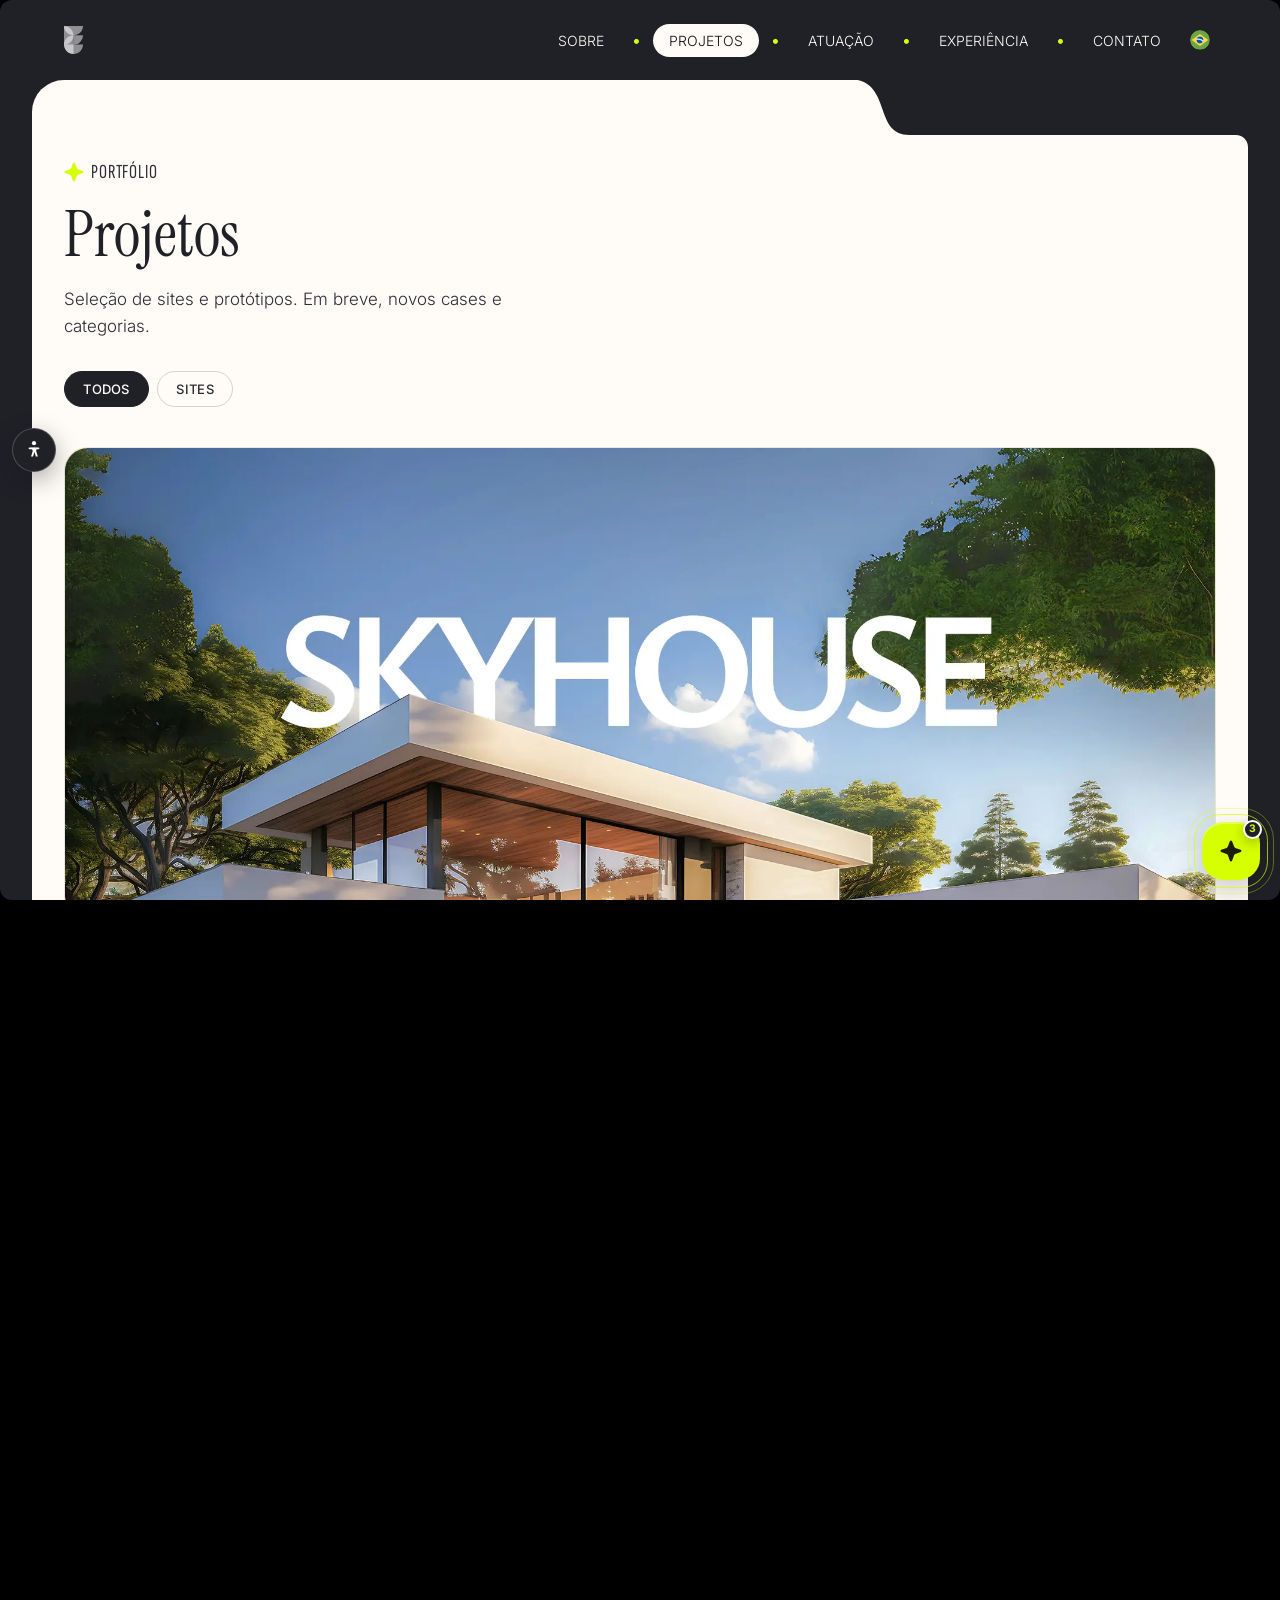
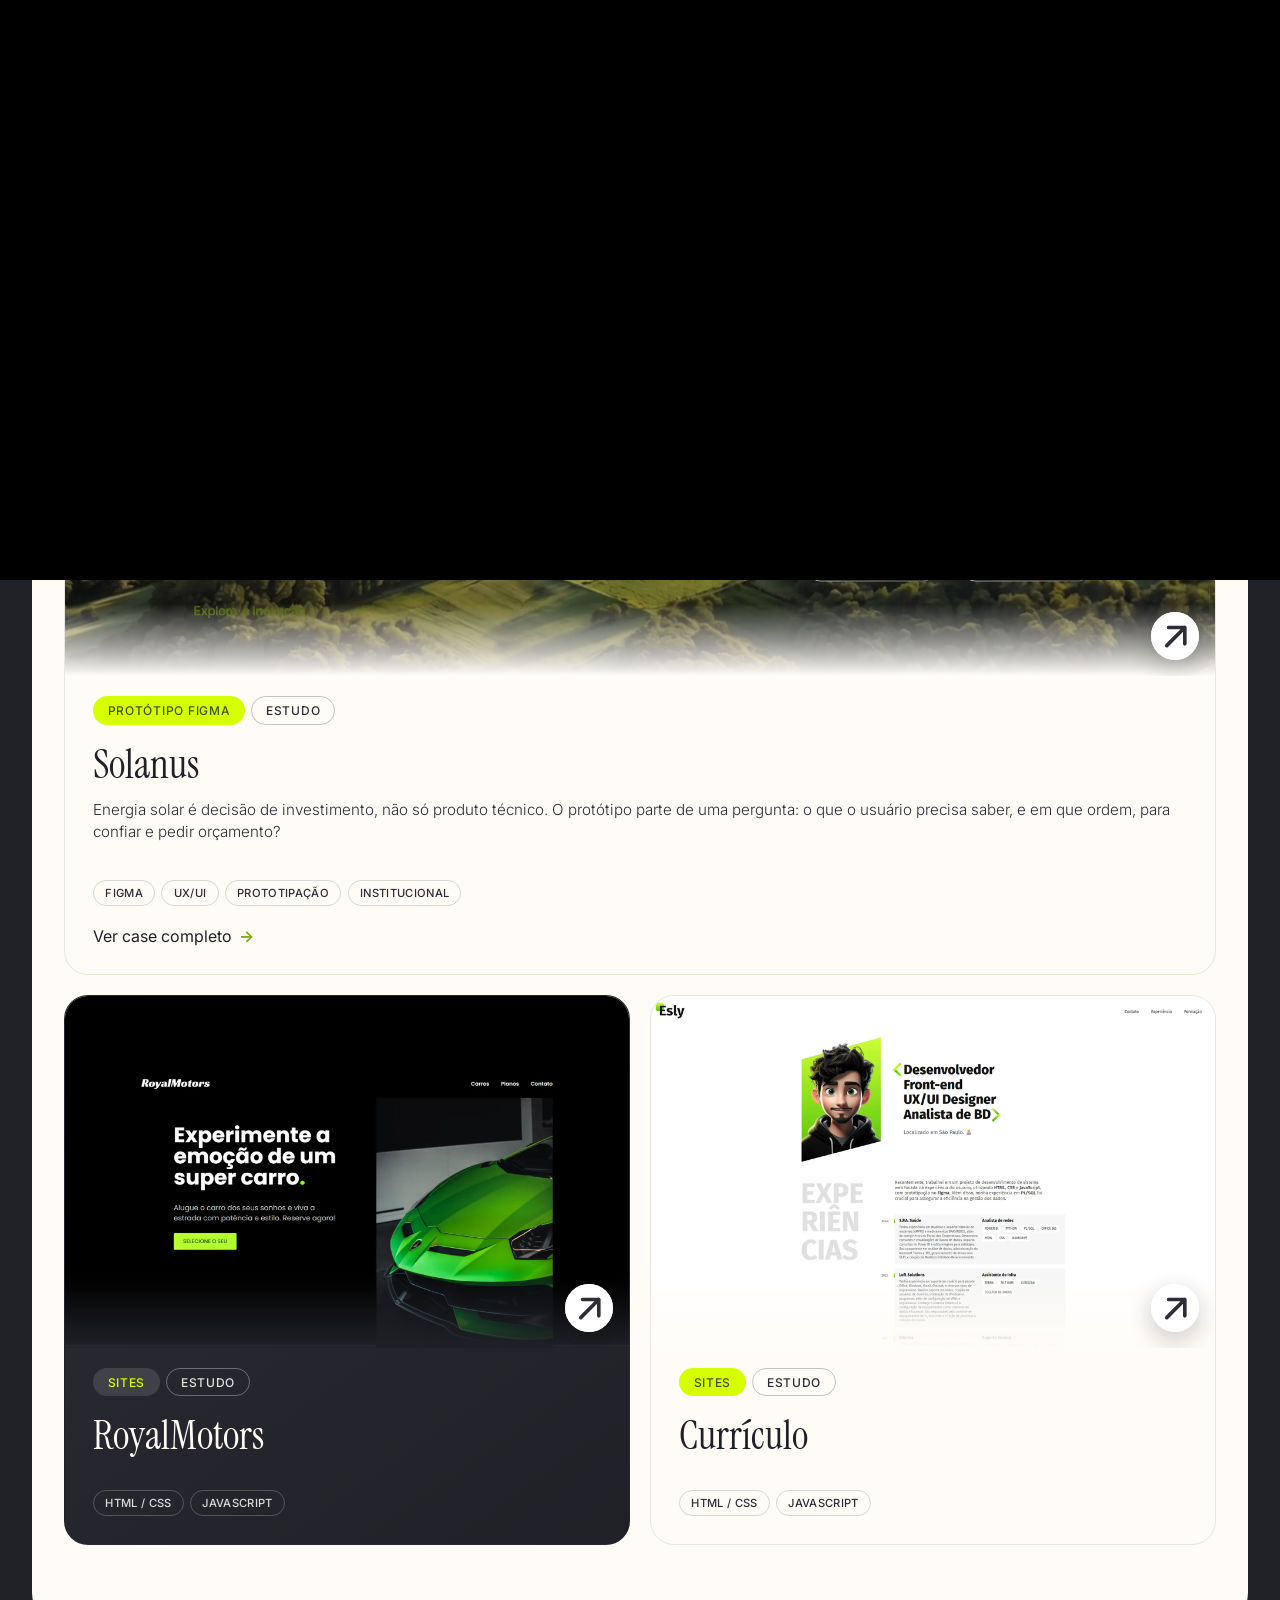
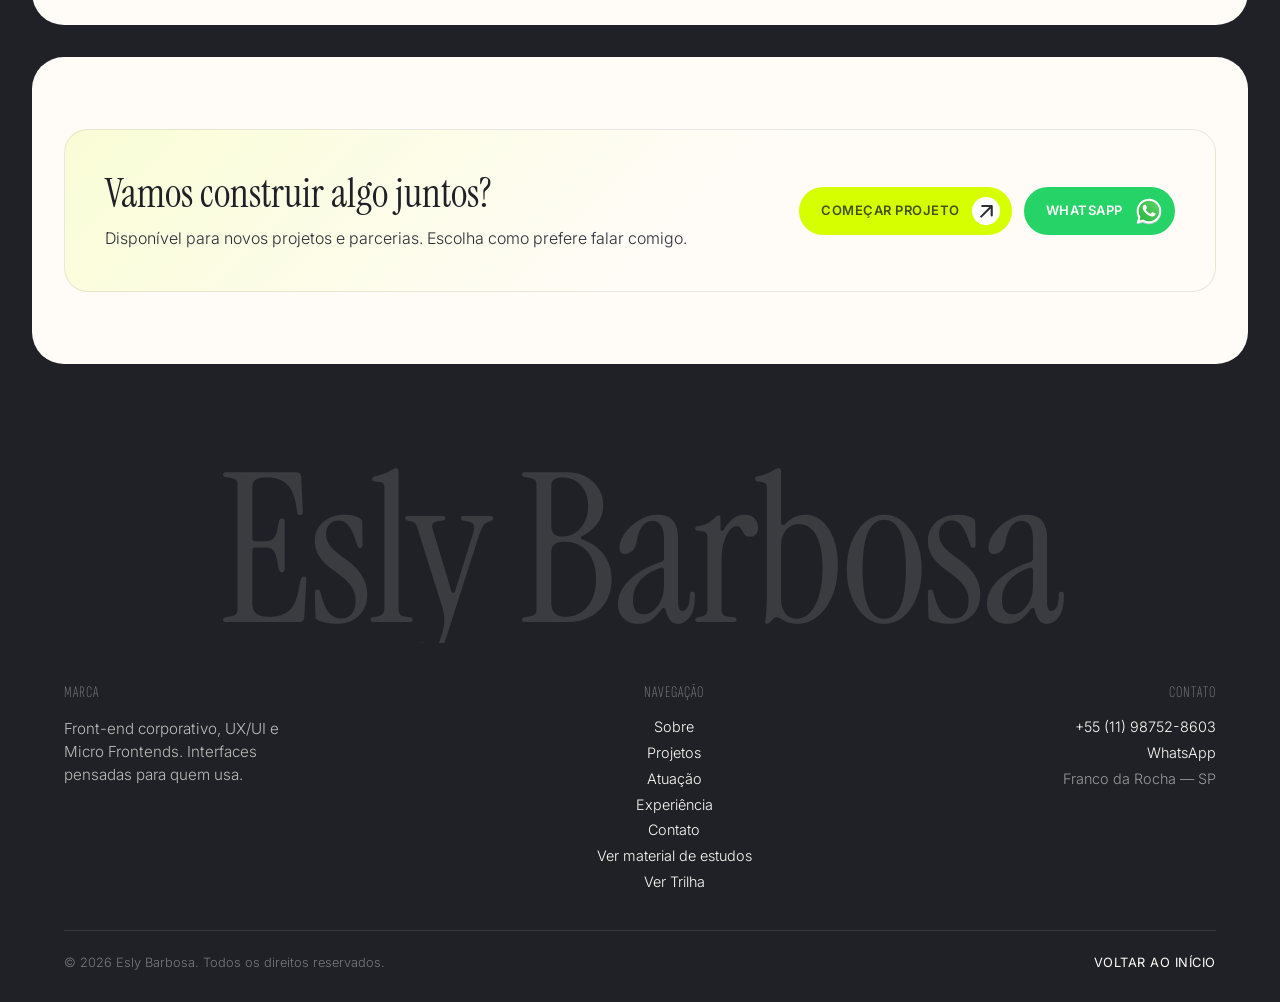
<file: projetos.html>
<!DOCTYPE html>
<html lang="pt-BR" class="page-projetos">

<head>
  <meta charset="UTF-8">
  <meta name="viewport" content="width=device-width, initial-scale=1.0">
  <meta name="description" content="Projetos de Esly Barbosa — cases de Front-end, UX/UI, sites e design. Portfólio com Vue.js, TypeScript e interfaces centradas no usuário.">
  <meta name="author" content="Esly Barbosa">
  <meta name="robots" content="index, follow, max-image-preview:large, max-snippet:-1">
  <meta name="theme-color" content="#202127">

  <title>Projetos | Esly Barbosa — Portfólio Front-end</title>

  <link rel="canonical" href="https://esly.com.br/projetos.html">
  <link rel="alternate" hreflang="pt-BR" href="https://esly.com.br/projetos.html">
  <link rel="icon" href="/favicon.ico" sizes="any">
  <link rel="icon" type="image/png" sizes="32x32" href="/imgs/fav32x32.png">
  <link rel="icon" type="image/png" sizes="48x48" href="/imgs/fav48x48.png">
  <link rel="apple-touch-icon" href="/imgs/appleTouch180x180.png">
  <link rel="manifest" href="/site.webmanifest">

  <meta property="og:type" content="website">
  <meta property="og:locale" content="pt_BR">
  <meta property="og:site_name" content="Esly Barbosa — Portfólio">
  <meta property="og:title" content="Projetos | Esly Barbosa">
  <meta property="og:description" content="Cases e entregas de Front-end, UX/UI e design no portfólio de Esly Barbosa.">
  <meta property="og:url" content="https://esly.com.br/projetos.html">
  <meta property="og:image" content="https://esly.com.br/imgs/og.jpg">
  <meta property="og:image:type" content="image/jpeg">
  <meta property="og:image:width" content="1200">
  <meta property="og:image:height" content="630">
  <meta property="og:image:alt" content="Esly Barbosa — Front-end Developer & UX/UI">

  <meta name="twitter:card" content="summary_large_image">
  <meta name="twitter:title" content="Projetos | Esly Barbosa">
  <meta name="twitter:description" content="Cases e entregas de Front-end, UX/UI e design.">
  <meta name="twitter:image" content="https://esly.com.br/imgs/og.jpg">
  <meta name="twitter:image:alt" content="Esly Barbosa — Front-end Developer & UX/UI">

  <link rel="preconnect" href="https://fonts.googleapis.com">
  <link rel="preconnect" href="https://fonts.gstatic.com" crossorigin>
  <link rel="stylesheet" href="https://fonts.googleapis.com/css2?family=Instrument+Serif&family=Inter:ital,opsz,wght@0,14..32,100..900;1,14..32,100..900&family=Sofia+Sans+Extra+Condensed:ital,wght@0,1..1000;1,1..1000&display=swap">
  <link rel="stylesheet" href="estilos/tokens.css">
  <link rel="stylesheet" href="estilos/base.css">
  <link rel="stylesheet" href="estilos/chrome.css">
  <link rel="stylesheet" href="estilos/animacoes.css">
  <link rel="stylesheet" href="estilos/sections.css">
  <link rel="stylesheet" href="estilos/projetos.css">
  <link rel="stylesheet" href="estilos/fab.css">
  <link rel="stylesheet" href="estilos/acessibilidade.css">
  <link rel="prefetch" href="index.html">
</head>

<body>
  <div id="page-loader" class="page-loader" role="status" aria-live="polite" aria-busy="true" aria-label="Carregando o site" style="background:#101114">
    <div class="page-loader-inner">
      <img class="page-loader-star" src="svgs/estrela.svg" alt="" width="48" height="48" decoding="async">
      <p class="page-loader-brand">Esly Barbosa</p>
      <p class="page-loader-status">Carregando</p>
      <div class="page-loader-bar" aria-hidden="true">
        <span class="page-loader-bar-fill"></span>
      </div>
    </div>
  </div>
  <script src="scripts/loader.js"></script>
  <header class="header">
    <div class="max-container divider-container">
      <a class="header-logo" href="index.html" aria-label="Esly Barbosa — Ir para o início">
        <img src="svgs/logo.svg" alt="Esly Barbosa" width="120" height="28" decoding="async">
      </a>

      <nav class="header-nav" id="menu-principal" aria-label="Menu principal">
        <ul>
          <li><a href="index.html#sobre">Sobre</a></li>
          <li class="nav-sep" aria-hidden="true">•</li>
          <li><a href="projetos.html" aria-current="page">Projetos</a></li>
          <li class="nav-sep" aria-hidden="true">•</li>
          <li><a href="index.html#atuacao">Atuação</a></li>
          <li class="nav-sep" aria-hidden="true">•</li>
          <li><a href="index.html#experiencia">Experiência</a></li>
          <li class="nav-sep" aria-hidden="true">•</li>
          <li><a href="index.html#contato">Contato</a></li>
          <li class="imagem-idioma">
            <a href="#" aria-label="Idioma: Português" lang="pt-BR" hreflang="pt-BR">
              <img src="svgs/br.svg" alt="Bandeira do Brasil" width="20" height="20" decoding="async">
            </a>
          </li>
        </ul>
      </nav>

      <button class="menu-toggle" type="button" aria-controls="menu-principal" aria-expanded="false" aria-label="Abrir menu">
        <span class="menu-toggle-bar"></span>
        <span class="menu-toggle-bar"></span>
        <span class="menu-toggle-bar"></span>
      </button>
    </div>
    <div class="menu-backdrop" aria-hidden="true"></div>
  </header>

  <main id="topo">
    <section class="projetos surface surface-corner projetos-page-hero" aria-labelledby="projetos-page-titulo">
      <img class="det-sup-dir" src="svgs/detalhe-sup-dir.svg" alt="" aria-hidden="true" decoding="async">
      <div class="max-container">
        <div class="projetos-page-intro">
          <p class="section-label">
            <img class="section-label-icon" src="svgs/estrela.svg" alt="" aria-hidden="true">
            Portfólio
          </p>
          <h1 class="section-title" id="projetos-page-titulo">Projetos</h1>
          <p class="section-lead">Seleção de sites e protótipos. Em breve, novos cases e categorias.</p>
        </div>

        <div class="projetos-filtros" role="group" aria-label="Categorias de projetos">
          <button type="button" class="filtro-btn is-active" data-filtro="todos" aria-pressed="true">Todos</button>
          <button type="button" class="filtro-btn" data-filtro="sites" aria-pressed="false">Sites</button>
        </div>

        <div class="projetos-page-grid" id="projetos-grid">
          <article id="skyhouse" class="projeto-card projeto-card--featured projeto-card--wide projeto-card--has-media" data-categoria="sites">
            <figure class="projeto-card-media">
              <img src="imgs/skyhouse.webp" alt="Screenshot da landing page SkyHouse — arquitetura de alto padrão" width="1200" height="596" decoding="async">
              <a class="projeto-card-go" href="https://esly-ferreira.github.io/skyhouse/" target="_blank" rel="noopener noreferrer" aria-label="Abrir projeto SkyHouse">
                <img src="svgs/link.svg" alt="" width="48" height="48" decoding="async" aria-hidden="true">
              </a>
            </figure>
            <div class="projeto-card-top">
              <span class="projeto-tag">Landing page</span>
              <span class="projeto-tag projeto-tag--estudo">Estudo</span>
            </div>
            <div class="projeto-card-body">
              <h3>SkyHouse</h3>
              <p>Landing page genérica não vende imóvel de R$2M+. Cada scroll precisa justificar o padrão do produto: catálogo antes da explicação, animação como argumento, não decoração.</p>
              <div class="projeto-stack">
                <span>HTML / CSS</span>
                <span>JavaScript</span>
                <span>Animações</span>
                <span>UX/UI</span>
              </div>
              <button type="button" class="btn-ghost projeto-card-link" data-case="skyhouse">Ver case completo <span class="btn-ghost-arrow" aria-hidden="true">→</span></button>
            </div>
          </article>

          <article id="solanus" class="projeto-card projeto-card--accent projeto-card--wide projeto-card--has-media" data-categoria="sites">
            <figure class="projeto-card-media">
              <img src="imgs/solarenergy.webp" alt="Protótipo no Figma da plataforma Solanus — energia solar" width="1200" height="688" decoding="async">
              <a class="projeto-card-go" href="https://www.figma.com/design/hrrUiXdt8PVBBzJCVDn071/Sites?node-id=2032-2&t=cQRMUGOJSzXvNRSL-1" target="_blank" rel="noopener noreferrer" aria-label="Abrir protótipo Solanus no Figma">
                <img src="svgs/link.svg" alt="" width="48" height="48" decoding="async" aria-hidden="true">
              </a>
            </figure>
            <div class="projeto-card-top">
              <span class="projeto-tag">Protótipo Figma</span>
              <span class="projeto-tag projeto-tag--estudo">Estudo</span>
            </div>
            <div class="projeto-card-body">
              <h3>Solanus</h3>
              <p>Energia solar é decisão de investimento, não só produto técnico. O protótipo parte de uma pergunta: o que o usuário precisa saber, e em que ordem, para confiar e pedir orçamento?</p>
              <div class="projeto-stack">
                <span>Figma</span>
                <span>UX/UI</span>
                <span>Prototipação</span>
                <span>Institucional</span>
              </div>
              <button type="button" class="btn-ghost projeto-card-link" data-case="solanus">Ver case completo <span class="btn-ghost-arrow" aria-hidden="true">→</span></button>
            </div>
          </article>

          <article id="royalmotors" class="projeto-card projeto-card--dark projeto-card--has-media" data-categoria="sites">
            <figure class="projeto-card-media">
              <img src="imgs/royalmotors.webp" alt="Screenshot do site RoyalMotors — aluguel de supercarros" width="1200" height="591" decoding="async">
              <a class="projeto-card-go" href="https://esly-ferreira.github.io/royalmotors/" target="_blank" rel="noopener noreferrer" aria-label="Abrir projeto RoyalMotors">
                <img src="svgs/link.svg" alt="" width="48" height="48" decoding="async" aria-hidden="true">
              </a>
            </figure>
            <div class="projeto-card-top">
              <span class="projeto-tag">Sites</span>
              <span class="projeto-tag projeto-tag--estudo">Estudo</span>
            </div>
            <div class="projeto-card-body">
              <h3>RoyalMotors</h3>
              <div class="projeto-stack">
                <span>HTML / CSS</span>
                <span>JavaScript</span>
              </div>
            </div>
          </article>

          <article id="curriculo" class="projeto-card projeto-card--has-media" data-categoria="sites">
            <figure class="projeto-card-media">
              <img src="imgs/curriculo.webp" alt="Screenshot do site currículo — portfólio pessoal" width="1200" height="594" decoding="async">
              <a class="projeto-card-go" href="https://esly-ferreira.github.io/curriculo/" target="_blank" rel="noopener noreferrer" aria-label="Abrir projeto Currículo">
                <img src="svgs/link.svg" alt="" width="48" height="48" decoding="async" aria-hidden="true">
              </a>
            </figure>
            <div class="projeto-card-top">
              <span class="projeto-tag">Sites</span>
              <span class="projeto-tag projeto-tag--estudo">Estudo</span>
            </div>
            <div class="projeto-card-body">
              <h3>Currículo</h3>
              <div class="projeto-stack">
                <span>HTML / CSS</span>
                <span>JavaScript</span>
              </div>
            </div>
          </article>
        </div>

        <p class="projetos-vazio" id="projetos-vazio" hidden>Nenhum projeto nesta categoria ainda.</p>
      </div>
    </section>

    <section class="cta-banner surface" aria-label="Chamada para ação" style="margin-top: 2rem;">
      <div class="max-container">
        <div class="cta-banner-inner reveal-group">
          <div class="cta-banner-copy reveal-item">
            <h2>Vamos construir algo juntos?</h2>
            <p>Disponível para novos projetos e parcerias. Escolha como prefere falar comigo.</p>
          </div>
          <div class="cta-actions reveal-item">
            <a class="btn-hero" href="index.html#contato">Começar projeto<span><img src="svgs/link.svg" alt="" aria-hidden="true"></span></a>
            <a class="btn-whatsapp" href="https://wa.me/5511987528603?text=Ol%C3%A1%20Esly%2C%20gostaria%20de%20conversar%20sobre%20um%20projeto." target="_blank" rel="noopener noreferrer">WhatsApp<span><img src="svgs/whatsapp.svg" alt="" aria-hidden="true"></span></a>
          </div>
        </div>
      </div>
    </section>
  </main>

  <footer class="footer" role="contentinfo">
    <div class="max-container">
      <p class="footer-brand" aria-hidden="true">Esly Barbosa</p>
      <div class="footer-content">
        <div class="footer-col footer-col--about">
          <h3>Marca</h3>
          <p>Front-end corporativo, UX/UI e Micro Frontends. Interfaces pensadas para quem usa.</p>
        </div>
        <div class="footer-col footer-col--nav">
          <h3>Navegação</h3>
          <nav class="footer-links" aria-label="Navegação do rodapé">
            <a href="index.html#sobre">Sobre</a>
            <a href="projetos.html">Projetos</a>
            <a href="index.html#atuacao">Atuação</a>
            <a href="index.html#experiencia">Experiência</a>
            <a href="index.html#contato">Contato</a>
            <a href="https://esly-ferreira.github.io/material-estudos/" target="_blank">Ver material de estudos</a>
            <a href="https://esly-ferreira.github.io/trilha/" target="_blank">Ver Trilha</a>
          </nav>
        </div>
        <div class="footer-col footer-col--contact">
          <h3>Contato</h3>
          <nav class="footer-links" aria-label="Contato no rodapé">
            <a href="tel:+5511987528603">+55 (11) 98752-8603</a>
            <a href="https://wa.me/5511987528603?text=Ol%C3%A1%20Esly%2C%20gostaria%20de%20conversar%20sobre%20um%20projeto." target="_blank" rel="noopener noreferrer">WhatsApp</a>
            <span class="footer-loc">Franco da Rocha — SP</span>
          </nav>
        </div>
      </div>
      <div class="footer-bottom">
        <p>© 2026 Esly Barbosa. Todos os direitos reservados.</p>
        <div class="footer-social">
          <a href="index.html">Voltar ao início</a>
        </div>
      </div>
    </div>
  </footer>

  <div class="fab" data-fab>
    <ul class="fab-panel" id="fab-menu" aria-hidden="true">
      <li>
        <a class="fab-action" href="https://wa.me/5511987528603?text=Ol%C3%A1%20Esly%2C%20gostaria%20de%20conversar%20sobre%20um%20projeto." target="_blank" rel="noopener noreferrer">
          <span class="fab-action-copy">
            <strong>WhatsApp</strong>
            <span>Resposta rápida</span>
          </span>
          <span class="fab-action-icon" aria-hidden="true">
            <img src="svgs/whatsapp.svg" alt="">
          </span>
        </a>
      </li>
      <li>
        <a class="fab-action" href="https://www.linkedin.com/in/eslybarbosa/" target="_blank" rel="noopener noreferrer">
          <span class="fab-action-copy">
            <strong>LinkedIn</strong>
            <span>Rede profissional</span>
          </span>
          <span class="fab-action-icon" aria-hidden="true">
            <img src="svgs/linkedin.svg" alt="">
          </span>
        </a>
      </li>
      <li>
        <a class="fab-action" href="index.html#contato">
          <span class="fab-action-copy">
            <strong>Contato</strong>
            <span>Enviar mensagem</span>
          </span>
          <span class="fab-action-icon" aria-hidden="true">
            <img src="svgs/link.svg" alt="">
          </span>
        </a>
      </li>
    </ul>
    <div class="fab-anchor">
      <span class="fab-badge" aria-hidden="true">3</span>
      <button class="fab-trigger" type="button" aria-expanded="false" aria-controls="fab-menu" aria-label="Abrir opções de contato">
        <span class="fab-trigger-star" aria-hidden="true">
          <img src="svgs/estrela.svg" alt="" width="22" height="22" decoding="async">
        </span>
        <span class="fab-trigger-close" aria-hidden="true"></span>
      </button>
      <span class="fab-hint" aria-hidden="true">Falar comigo</span>
    </div>
  </div>

  <dialog class="case-modal" id="case-modal" aria-labelledby="case-modal-title">
    <div class="case-modal-panel">
      <button type="button" class="case-modal-close" data-case-close aria-label="Fechar case">
        <svg viewBox="0 0 14 14" fill="none" aria-hidden="true">
          <path d="M1 1l12 12M13 1L1 13" stroke="currentColor" stroke-width="1.75" stroke-linecap="round" />
        </svg>
      </button>
      <div class="case-modal-body" data-case-body></div>
    </div>
  </dialog>

  <template id="case-skyhouse">
    <p class="case-modal-eyebrow">Landing page · Estudo</p>
    <h2 id="case-modal-title">SkyHouse: quando o digital precisa parecer tão alto padrão quanto o produto</h2>
    <p>O problema: uma landing page genérica não vende imóvel de R$2M+. O público que busca esse tipo de produto já viu dezenas de sites de arquitetura iguais: mesma grid, mesmo carrossel, mesma promessa vaga de "exclusividade".</p>
    <p>A decisão não foi "fazer uma página bonita". Foi entender que cada segundo de scroll precisava justificar o padrão do produto. Isso definiu o ritmo da animação (fluida, não decorativa), a ordem do catálogo de projetos (mostrar antes de explicar) e a cadência da página inteira.</p>
    <div class="projeto-resultado">
      <p class="projeto-resultado-label">O que eu mediria</p>
      <p>Em produção, acompanharia conversão do formulário de contato e profundidade de scroll até o catálogo: métricas que guiaram a ordem e o ritmo da página.</p>
    </div>
    <div class="projeto-stack">
      <span>HTML / CSS</span>
      <span>JavaScript</span>
      <span>Animações</span>
      <span>UX/UI</span>
    </div>
    <a class="case-modal-external" href="https://esly-ferreira.github.io/skyhouse/" target="_blank" rel="noopener noreferrer">Abrir projeto <span aria-hidden="true">↗</span></a>
  </template>

  <template id="case-solanus">
    <p class="case-modal-eyebrow">Protótipo Figma · Estudo</p>
    <h2 id="case-modal-title">Solanus: de "conceito técnico" a "decisão fácil de tomar"</h2>
    <p>O problema não era falta de design, era falta de clareza. Energia solar é uma decisão de investimento, e o público (residencial e corporativo) precisa entender valor e retorno antes de qualquer detalhe técnico.</p>
    <p>O protótipo no Figma foi construído em torno de uma pergunta única: o que essa pessoa precisa saber, e em que ordem, para confiar o suficiente e pedir um orçamento? Essa pergunta guiou toda a hierarquia de informação, da estrutura visual ao texto de cada seção.</p>
    <div class="projeto-resultado">
      <p class="projeto-resultado-label">O que eu mediria</p>
      <p>Em produção, acompanharia taxa de conversão do formulário e tempo até a primeira interação: métricas que guiaram as decisões de estrutura da página.</p>
    </div>
    <div class="projeto-stack">
      <span>Figma</span>
      <span>UX/UI</span>
      <span>Prototipação</span>
      <span>Institucional</span>
    </div>
    <a class="case-modal-external" href="https://www.figma.com/design/hrrUiXdt8PVBBzJCVDn071/Sites?node-id=2032-2&t=cQRMUGOJSzXvNRSL-1" target="_blank" rel="noopener noreferrer">Abrir protótipo <span aria-hidden="true">↗</span></a>
  </template>

  <template id="case-portal">
    <p class="case-modal-eyebrow">Front-end · Estudo</p>
    <h2 id="case-modal-title">Portal de serviços: componentes reutilizáveis para um time que não podia parar de crescer</h2>
    <p>Interfaces responsivas isoladas resolvem problema de tela. Não resolvem problema de escala. O desafio foi construir componentes que outros desenvolvedores pudessem reaproveitar sem reescrever do zero a cada nova feature.</p>
    <p>Isso definiu a arquitetura: padrões compartilhados, estados de carregamento explícitos em cada etapa do fluxo, e uma base que cresce com o time em vez de travar nele.</p>
    <div class="projeto-resultado">
      <p class="projeto-resultado-label">O que eu mediria</p>
      <p>Em produção, acompanharia tempo médio para entregar uma feature nova com os componentes e taxa de reuso do sistema: métricas que guiaram a decisão de isolar padrões em vez de telas isoladas.</p>
    </div>
    <div class="projeto-stack">
      <span>JavaScript</span>
      <span>HTML / CSS</span>
      <span>Vue.js</span>
    </div>
  </template>

  <script src="scripts/menu.js" defer></script>
  <script src="scripts/projetos-filtro.js" defer></script>
  <script src="scripts/fab.js" defer></script>
  <script src="scripts/reveal.js" defer></script>
  <script src="scripts/acessibilidade.js" defer></script>
  <script src="scripts/case-modal.js" defer></script>
</body>

</html>
</file>
<file: estilos/tokens.css>
/* Tokens — cores, fontes, scrollbar, motion */

:root {
  --p1: #d6ff00;
  --p2: #f9ffda;
  --p3: #ebff7b;
  --p4: #85ac18;
  --p5: #435210;
  --b1: #101114;
  --b2: #202127;
  --b3: #2c2d35;
  --w1: #fffcf8;
  --w2: #ffffff;
  --link: #0c8ce9;

  --font-sans: "Inter", sans-serif;
  --font-serif: "Instrument Serif", serif;
  --font-condensed: "Sofia Sans Extra Condensed", sans-serif;

  --scrollbar-size: 10px;
  --scrollbar-radius: 1000px;
  --scrollbar-track: transparent;
  --scrollbar-thumb: var(--p1);
  --scrollbar-thumb-hover: var(--p1);
  --scrollbar-thumb-active: var(--p3);

  --anim-ease: cubic-bezier(0.22, 1, 0.36, 1);
  --anim-duration: 0.55s;
  --reveal-ease: cubic-bezier(0.16, 1, 0.3, 1);
  --reveal-duration: 0.7s;
  --reveal-distance: 1rem;
}
</file>
<file: estilos/base.css>
/* Base — reset, layout, surface, tipografia, botões, scrollbar */

* {
  padding: 0;
  margin: 0;
  box-sizing: border-box;
  scrollbar-width: thin;
  scrollbar-color: var(--scrollbar-thumb) var(--scrollbar-track);
}

*::-webkit-scrollbar {
  width: var(--scrollbar-size);
  height: var(--scrollbar-size);
}

*::-webkit-scrollbar-track {
  background: var(--scrollbar-track);
  border-radius: var(--scrollbar-radius);
}

*::-webkit-scrollbar-thumb {
  background: var(--scrollbar-thumb);
  border-radius: var(--scrollbar-radius);
  border: 2px solid var(--scrollbar-track);
  background-clip: padding-box;
}

*::-webkit-scrollbar-thumb:hover {
  background: var(--scrollbar-thumb-hover);
}

*::-webkit-scrollbar-thumb:active {
  background: var(--scrollbar-thumb-active);
}

*::-webkit-scrollbar-corner {
  background: var(--scrollbar-track);
}

html {
  scroll-behavior: smooth;
  scroll-padding-top: calc(80px + 1rem);
  background-color: #000;
  overflow-x: clip;
}

body {
  width: 100%;
  max-width: 100%;
  min-height: 100vh;
  position: relative;
  background-color: var(--b2);
  border-radius: 12px;
  font-family: var(--font-sans);
  overflow-x: clip;
  padding-top: 80px;
}

body::before {
  content: "";
  position: fixed;
  inset: 0;
  z-index: 10000;
  pointer-events: none;
  border-radius: 12px;
  box-shadow: 0 0 0 100vmax #000;
}

ul {
  list-style: none;
}

h1,
h2,
h3,
p,
a,
blockquote,
dd {
  margin: 0;
  padding: 0;
}

a {
  text-decoration: none;
  color: inherit;
}

button,
input,
textarea {
  font: inherit;
}

a,
button {
  -webkit-tap-highlight-color: transparent;
}

a:focus,
button:focus {
  outline: none;
}

a:focus-visible,
button:focus-visible,
:focus-visible {
  outline: 2px solid var(--p1);
  outline-offset: 3px;
}

::selection {
  background-color: var(--p1);
  color: var(--b3);
}

.skip-link {
  position: absolute;
  left: 1rem;
  top: -100px;
  z-index: 10060;
  padding: 0.75rem 1.1rem;
  border-radius: 10px;
  background: var(--p1);
  color: var(--b2);
  font-family: var(--font-sans);
  font-size: 0.875rem;
  font-weight: 600;
  transition: top 0.2s ease;
}

.skip-link:focus {
  top: 1rem;
  outline: 2px solid var(--b2);
  outline-offset: 2px;
}

.max-container {
  max-width: 1200px;
  margin: 0 auto;
  width: 100%;
  padding: 0 24px;
}

/* ——— Surface (padrão de seção) ——— */

.surface {
  background-color: var(--w1);
  margin: 0 32px 32px;
  border-radius: 32px;
  padding: 5rem 0;
  overflow: hidden;
}

.surface-corner {
  position: relative;
  border-radius: 32px 0 32px 32px;
}

.det-sup-dir {
  position: absolute;
  right: -1px;
  top: -2px;
  height: auto;
  z-index: 4;
  pointer-events: none;
}

@media (max-width: 1200px) {
  .surface-corner {
    border-radius: 32px;
  }

  .surface-corner .det-sup-dir {
    display: none;
  }
}

@media (max-width: 768px) {
  .surface {
    margin: 0 16px 20px;
    border-radius: 24px;
    padding: 2rem 0;
  }
}

/* ——— Section chrome ——— */

.section-label {
  display: inline-flex;
  align-items: center;
  gap: 0.45rem;
  font-family: var(--font-condensed);
  font-weight: 400;
  font-size: 1.25rem;
  text-transform: uppercase;
  letter-spacing: 0.04em;
  color: var(--b3);
}

.section-label-icon {
  display: block;
  width: 20px;
  height: 20px;
  min-width: 20px;
  min-height: 20px;
  flex-shrink: 0;
  object-fit: contain;
  transform-origin: center;
  transition: transform 0.35s ease;
}

@media (hover: hover) and (pointer: fine) {
  .surface:hover .section-label-icon {
    animation: section-star-spin 1.1s linear infinite;
  }
}

@media (hover: none), (pointer: coarse) {
  .surface .section-label-icon {
    animation: section-star-spin 1.1s linear infinite;
  }
}

@keyframes section-star-spin {
  to {
    transform: rotate(360deg);
  }
}

@media (prefers-reduced-motion: reduce) {
  .section-label-icon {
    animation: none !important;
  }
}

.section-title {
  font-family: var(--font-serif);
  font-weight: 400;
  font-size: clamp(2.5rem, 5vw, 4rem);
  line-height: 1.1;
  color: var(--b2);
}

.section-header {
  display: flex;
  flex-direction: column;
  gap: 0.75rem;
  margin-bottom: 2.5rem;
}

.section-lead {
  font-size: 1.0625rem;
  font-weight: 300;
  line-height: 1.55;
  color: var(--b3);
}

@media (max-width: 768px) {
  .section-lead {
    font-size: 1rem;
  }
}

/* ——— Buttons ——— */

.btn-hero {
  background-color: var(--p1);
  color: var(--p5);
  padding: 10px 12px 10px 22px;
  border-radius: 60px;
  border: none;
  cursor: pointer;
  text-transform: uppercase;
  display: inline-flex;
  align-items: center;
  gap: 12px;
  font-family: var(--font-sans);
  font-size: 0.8125rem;
  font-weight: 600;
  letter-spacing: 0.04em;
  line-height: 1;
  transition:
    background-color 0.3s ease,
    color 0.3s ease,
    transform 0.3s ease,
    box-shadow 0.3s ease;
}

.btn-hero:hover {
  background-color: var(--b2);
  color: var(--p1);
  transform: translateY(-1px);
  box-shadow: 0 10px 28px color-mix(in srgb, var(--b1) 18%, transparent);
}

.btn-hero span {
  display: flex;
  align-items: center;
  justify-content: center;
  flex-shrink: 0;
}

.btn-hero img {
  display: block;
  width: 28px;
  height: 28px;
  transition: transform 0.3s ease;
}

.btn-hero:hover span img {
  transform: rotate(45deg);
}

.btn-secondary {
  background-color: transparent;
  color: var(--b2);
  padding: 10px 12px 10px 22px;
  border-radius: 60px;
  border: 1.5px solid color-mix(in srgb, var(--b2) 28%, transparent);
  cursor: pointer;
  text-transform: uppercase;
  display: inline-flex;
  align-items: center;
  gap: 12px;
  font-family: var(--font-sans);
  font-size: 0.8125rem;
  font-weight: 600;
  letter-spacing: 0.04em;
  line-height: 1;
  transition:
    background-color 0.3s ease,
    color 0.3s ease,
    border-color 0.3s ease,
    transform 0.3s ease,
    box-shadow 0.3s ease;
}

.btn-secondary:hover {
  background-color: var(--b2);
  color: var(--w1);
  border-color: var(--b2);
  transform: translateY(-1px);
  box-shadow: 0 10px 28px color-mix(in srgb, var(--b1) 14%, transparent);
}

.btn-secondary span {
  display: flex;
  align-items: center;
  justify-content: center;
  flex-shrink: 0;
}

.btn-secondary img {
  display: block;
  width: 28px;
  height: 28px;
  transition: transform 0.3s ease;
}

.btn-secondary:hover span img {
  transform: rotate(45deg);
}

.cta-actions {
  display: flex;
  flex-wrap: wrap;
  align-items: center;
  gap: 0.75rem;
}

.btn-whatsapp {
  background-color: #25d366;
  color: #fff;
  padding: 10px 12px 10px 22px;
  border-radius: 60px;
  border: none;
  cursor: pointer;
  text-transform: uppercase;
  display: inline-flex;
  align-items: center;
  gap: 12px;
  font-family: var(--font-sans);
  font-size: 0.8125rem;
  font-weight: 600;
  letter-spacing: 0.04em;
  line-height: 1;
  transition:
    background-color 0.3s ease,
    color 0.3s ease,
    transform 0.3s ease,
    box-shadow 0.3s ease;
}

.btn-whatsapp:hover {
  background-color: #1ebe57;
  color: #fff;
  transform: translateY(-1px);
  box-shadow: 0 10px 28px color-mix(in srgb, #25d366 35%, transparent);
}

.btn-whatsapp span {
  display: flex;
  align-items: center;
  justify-content: center;
  flex-shrink: 0;
}

.btn-whatsapp img {
  display: block;
  width: 28px;
  height: 28px;
}

.btn-linkedin {
  background-color: #0a66c2;
  color: #fff;
  padding: 10px;
  border-radius: 50%;
  border: none;
  cursor: pointer;
  display: inline-flex;
  align-items: center;
  justify-content: center;
  transition:
    background-color 0.3s ease,
    color 0.3s ease,
    transform 0.3s ease,
    box-shadow 0.3s ease;
}

.btn-linkedin:hover {
  background-color: #004182;
  color: #fff;
  transform: translateY(-1px);
  box-shadow: 0 10px 28px color-mix(in srgb, #0a66c2 35%, transparent);
}

.btn-linkedin span {
  display: flex;
  align-items: center;
  justify-content: center;
  flex-shrink: 0;
}

.btn-linkedin img {
  display: block;
  width: 28px;
  height: 28px;
}

.btn-ghost {
  display: inline-flex;
  align-items: center;
  gap: 0.45rem;
  padding: 0;
  border: 0;
  background: none;
  font-family: var(--font-sans);
  font-size: 0.9375rem;
  font-weight: 600;
  line-height: 1.4;
  letter-spacing: 0;
  text-transform: none;
  color: var(--b2);
  cursor: pointer;
  transition: color 0.25s ease;
}

.btn-ghost:hover {
  color: var(--p5);
}

.btn-ghost:focus-visible {
  outline: 2px solid var(--p5);
  outline-offset: 3px;
}

.btn-ghost-arrow {
  display: inline-block;
  color: var(--p4);
  font-weight: 700;
  transition: transform 0.25s ease, color 0.25s ease;
}

.btn-ghost:hover .btn-ghost-arrow {
  color: var(--p5);
  transform: translateX(0.25rem);
}

@media (prefers-reduced-motion: reduce) {
  .btn-ghost-arrow {
    transition: none;
  }

  .btn-ghost:hover .btn-ghost-arrow {
    transform: none;
  }
}

/* ——— Tipografia de componentes ——— */

.projeto-card h3,
.servico-body h3 {
  font-family: var(--font-serif);
  font-size: clamp(1.75rem, 3.5vw, 2.5rem);
  font-weight: 400;
  line-height: 1.15;
}

.projeto-card p,
.depoimento-card blockquote {
  font-family: var(--font-sans);
  font-size: 0.95rem;
  font-weight: 300;
  line-height: 1.5;
}

.sobre-text p,
.experiencia-intro .section-lead,
.contato-heading .section-lead,
.projetos-page-intro .section-lead {
  font-size: 1.0625rem;
  font-weight: 300;
  line-height: 1.55;
}

.projeto-tag,
.sobre-fact dt,
.contato-dados span,
.form-field label {
  font-size: 0.75rem;
  font-weight: 500;
  text-transform: uppercase;
  letter-spacing: 0.06em;
}

.projeto-stack span,
.servico-tags span {
  font-size: 0.7rem;
  font-weight: 500;
  text-transform: uppercase;
  letter-spacing: 0.03em;
}

.sobre-pill,
.filtro-btn {
  font-size: 0.8125rem;
  font-weight: 500;
  text-transform: uppercase;
  letter-spacing: 0.02em;
}

.sobre-fact dd,
.contato-dados a,
.contato-dados strong {
  font-size: 1rem;
  font-weight: 400;
  line-height: 1.35;
}

.curso-item strong {
  font-size: 0.95rem;
  font-weight: 400;
  line-height: 1.35;
}

.curso-item span,
.depoimento-autor span,
.projeto-placeholder {
  font-size: 0.8rem;
  font-weight: 300;
  line-height: 1.4;
}

.projeto-card-link {
  font-size: inherit;
  font-weight: inherit;
  text-transform: none;
  letter-spacing: normal;
  line-height: inherit;
}

.depoimento-autor strong {
  font-size: 0.9rem;
  font-weight: 500;
  line-height: 1.35;
}

.experiencia-cursos h3 {
  font-family: var(--font-condensed);
  font-size: 1.15rem;
  font-weight: 400;
  text-transform: uppercase;
  letter-spacing: 0.04em;
}

.servico-num {
  font-family: var(--font-condensed);
  font-size: 1.25rem;
  font-weight: 400;
}

.projetos-vazio,
.form-status {
  font-size: 0.95rem;
  font-weight: 300;
}

.form-field input,
.form-field textarea {
  font-size: 1.0625rem;
  font-weight: 300;
}

@media (max-width: 768px) {
  .sobre-text p,
  .experiencia-intro .section-lead,
  .contato-heading .section-lead {
    font-size: 1rem;
  }

  .servico-body h3 {
    font-size: 1.65rem;
  }
}
</file>
<file: estilos/chrome.css>
/* Chrome — header, footer, loader */

/* ——— Header ——— */

.header {
  background-color: var(--b2);
  padding: 0.75rem 1rem;
  display: flex;
  align-items: center;
  min-height: 80px;
  position: fixed;
  top: 0;
  left: 0;
  right: 0;
  width: 100%;
  max-width: 100%;
  box-sizing: border-box;
  z-index: 100;
  overflow-anchor: none;
  transition: transform 0.3s cubic-bezier(0.22, 1, 0.36, 1);
}

.header.is-hidden {
  transform: translate3d(0, -100%, 0);
  pointer-events: none;
}

.header.is-open {
  transform: none;
  pointer-events: auto;
}

.divider-container {
  width: 100%;
  display: flex;
  justify-content: space-between;
  align-items: center;
  gap: 1rem;
  position: relative;
}

.header-logo {
  display: flex;
  align-items: center;
  flex-shrink: 0;
  z-index: 102;
}

.header-logo img {
  display: block;
  height: 28px;
  width: auto;
  transition: transform 0.25s ease;
}

.header-logo:hover img,
.header-logo:focus-visible img {
  transform: scale(1.08);
}

.menu-toggle {
  display: none;
  width: 44px;
  height: 44px;
  padding: 0;
  border: 1px solid color-mix(in srgb, var(--w1) 18%, transparent);
  border-radius: 50%;
  background: transparent;
  cursor: pointer;
  align-items: center;
  justify-content: center;
  flex-direction: column;
  gap: 5px;
  z-index: 102;
  flex-shrink: 0;
  transition: background-color 0.25s ease, border-color 0.25s ease;
}

.menu-toggle:hover {
  background: color-mix(in srgb, var(--w1) 8%, transparent);
  border-color: color-mix(in srgb, var(--w1) 35%, transparent);
}

.menu-toggle-bar {
  display: block;
  width: 16px;
  height: 1.5px;
  background: var(--w1);
  border-radius: 2px;
  transition: transform 0.3s ease, opacity 0.3s ease;
}

.header.is-open .menu-toggle-bar:nth-child(1) {
  transform: translateY(6.5px) rotate(45deg);
}

.header.is-open .menu-toggle-bar:nth-child(2) {
  opacity: 0;
}

.header.is-open .menu-toggle-bar:nth-child(3) {
  transform: translateY(-6.5px) rotate(-45deg);
}

.header-nav {
  display: flex;
  align-items: center;
}

.header-nav ul {
  display: flex;
  color: var(--w1);
  align-items: center;
  gap: 0.5rem;
}

.header-nav a {
  font-family: var(--font-sans);
  font-size: 0.875rem;
  text-transform: uppercase;
  color: var(--w1);
  font-weight: 300;
  padding: 0.5rem 1rem;
  transition: background-color 0.3s ease, color 0.3s ease;
  border-radius: 100px;
}

.header-nav a:hover,
.header-nav a[aria-current="page"] {
  background: var(--w1);
  color: var(--b1);
}

.header-nav .imagem-idioma a,
.header-nav .imagem-idioma a:hover {
  background: transparent;
  color: inherit;
  padding: 0.35rem;
  display: flex;
}

.imagem-idioma a img {
  width: 20px;
  height: 20px;
  border-radius: 100px;
  transition: transform 0.2s ease, border 0.2s ease;
}

.imagem-idioma a img:hover {
  transform: scale(1.2);
  border: 1px solid var(--w1);
}

.nav-sep {
  color: var(--p1);
  margin: 0 0.25rem;
}

.menu-backdrop {
  display: none;
}

@media (max-width: 900px) {
  .header {
    padding: 0.65rem 0.75rem;
    min-height: 72px;
  }

  .header .max-container {
    padding: 0 12px;
  }

  .menu-toggle {
    display: inline-flex;
  }

  .header-nav {
    position: fixed;
    top: 0;
    right: 0;
    bottom: 0;
    width: min(86vw, 320px);
    height: 100dvh;
    background: var(--b2);
    padding: calc(5.5rem + env(safe-area-inset-top, 0px)) 1.5rem
      calc(2rem + env(safe-area-inset-bottom, 0px));
    transform: translateX(100%);
    transition: transform 0.35s ease, visibility 0.35s ease;
    z-index: 101;
    border-left: 1px solid color-mix(in srgb, var(--w1) 8%, transparent);
    overflow-y: auto;
    visibility: hidden;
    pointer-events: none;
  }

  .header.is-open .header-nav {
    transform: translateX(0);
    visibility: visible;
    pointer-events: auto;
  }

  .header-nav ul {
    flex-direction: column;
    align-items: stretch;
    gap: 0.35rem;
    width: 100%;
  }

  .nav-sep {
    display: none;
  }

  .header-nav a {
    display: block;
    width: 100%;
    font-size: 1.05rem;
    font-weight: 400;
    padding: 0.9rem 1rem;
    border-radius: 16px;
  }

  .imagem-idioma {
    margin-top: 1rem;
    padding-top: 1rem;
    border-top: 1px solid color-mix(in srgb, var(--w1) 10%, transparent);
  }

  .imagem-idioma a {
    width: fit-content;
    padding: 0.5rem;
  }

  .menu-backdrop {
    display: block;
    position: fixed;
    inset: 0;
    background: color-mix(in srgb, var(--b1) 55%, transparent);
    opacity: 0;
    pointer-events: none;
    transition: opacity 0.3s ease;
    z-index: 99;
  }

  .header.is-open .menu-backdrop {
    opacity: 1;
    pointer-events: auto;
  }

  body.menu-open {
    overflow: hidden;
  }
}

@media (prefers-reduced-motion: reduce) {
  .header-nav,
  .menu-backdrop,
  .menu-toggle-bar {
    transition: none;
  }
}

/* ——— Footer ——— */

.footer {
  background: var(--b2);
  padding: 4rem 0 2rem;
  overflow-x: clip;
}

.footer-brand {
  font-family: var(--font-serif);
  font-size: clamp(5rem, 17vw, 13rem);
  font-weight: 400;
  line-height: 0.88;
  letter-spacing: -0.02em;
  color: color-mix(in srgb, var(--w1) 12%, transparent);
  margin: 0 auto 2.5rem;
  width: 100%;
  max-width: 100%;
  text-align: center;
  overflow: hidden;
  user-select: none;
  pointer-events: none;
}

.footer-content {
  display: grid;
  grid-template-columns: 1.2fr 1fr 1fr;
  gap: 2rem;
  padding-bottom: 2.5rem;
  border-bottom: 1px solid color-mix(in srgb, var(--w1) 10%, transparent);
}

.footer-col h3 {
  font-family: var(--font-condensed);
  font-size: 1rem;
  font-weight: 200;
  text-transform: uppercase;
  letter-spacing: 0.06em;
  color: color-mix(in srgb, var(--w1) 45%, transparent);
  margin-bottom: 1rem;
}

.footer-col p {
  font-size: 0.95rem;
  font-weight: 300;
  line-height: 1.5;
  color: color-mix(in srgb, var(--w1) 70%, transparent);
  max-width: 28ch;
}

.footer-col--nav {
  text-align: center;
  justify-self: center;
}

.footer-col--nav .footer-links {
  align-items: center;
}

.footer-col--contact {
  text-align: right;
  justify-self: end;
}

.footer-col--contact .footer-links {
  align-items: flex-end;
}

.footer-links {
  display: flex;
  flex-direction: column;
  gap: 0.55rem;
}

.footer-links a {
  font-size: 0.9rem;
  font-weight: 300;
  color: var(--w1);
  transition: color 0.25s ease;
  width: fit-content;
}

.footer-links a:hover {
  color: var(--p1);
}

.footer-loc {
  font-size: 0.9rem;
  font-weight: 300;
  color: color-mix(in srgb, var(--w1) 55%, transparent);
}

.footer-bottom {
  display: flex;
  justify-content: space-between;
  align-items: center;
  gap: 1rem;
  padding-top: 1.5rem;
  flex-wrap: wrap;
}

.footer-bottom p {
  font-size: 0.8rem;
  font-weight: 300;
  color: color-mix(in srgb, var(--w1) 40%, transparent);
}

.footer-social {
  display: flex;
  gap: 1rem;
}

.footer-social a {
  font-size: 0.8rem;
  font-weight: 400;
  text-transform: uppercase;
  letter-spacing: 0.04em;
  color: var(--w1);
  transition: color 0.25s ease;
}

.footer-social a:hover {
  color: var(--p1);
}

@media (max-width: 900px) {
  .footer-content {
    grid-template-columns: 1fr 1fr;
  }

  .footer-col--about {
    grid-column: 1 / -1;
  }
}

@media (max-width: 768px) {
  .footer {
    padding: 3rem 0 1.5rem;
  }

  .footer-brand {
    font-size: clamp(4.25rem, 15vw, 9rem);
    margin-bottom: 2rem;
  }

  .footer-content {
    grid-template-columns: 1fr;
    gap: 1.75rem;
  }

  .footer-col--nav,
  .footer-col--contact {
    text-align: left;
    justify-self: start;
  }

  .footer-col--nav .footer-links,
  .footer-col--contact .footer-links {
    align-items: flex-start;
  }

  .footer-bottom {
    flex-direction: column;
    align-items: flex-start;
  }
}

/* ——— Loader ——— */

.page-loader {
  position: fixed;
  inset: 0;
  z-index: 20000;
  display: grid;
  place-items: center;
  background: var(--b1);
  color: var(--w1);
  transition: opacity 0.55s var(--anim-ease), visibility 0.55s linear;
}

.page-loader.is-done {
  opacity: 0;
  visibility: hidden;
  pointer-events: none;
}

.page-loader-inner {
  display: flex;
  flex-direction: column;
  align-items: center;
  gap: 1.35rem;
  text-align: center;
  padding: 1.5rem;
}

.page-loader-star {
  width: 48px;
  height: 48px;
  animation: page-loader-spin 1.4s linear infinite;
}

.page-loader-brand {
  font-family: var(--font-serif);
  font-size: clamp(1.75rem, 4vw, 2.5rem);
  font-weight: 400;
  letter-spacing: -0.02em;
  color: var(--w1);
}

.page-loader-status {
  font-size: 0.75rem;
  font-weight: 500;
  letter-spacing: 0.14em;
  text-transform: uppercase;
  color: color-mix(in srgb, var(--w1) 55%, transparent);
}

.page-loader-bar {
  width: min(180px, 50vw);
  height: 2px;
  border-radius: 100px;
  background: color-mix(in srgb, var(--w1) 12%, transparent);
  overflow: hidden;
}

.page-loader-bar-fill {
  display: block;
  width: 40%;
  height: 100%;
  border-radius: inherit;
  background: var(--p1);
  animation: page-loader-bar 1.1s ease-in-out infinite;
}

@keyframes page-loader-spin {
  to {
    transform: rotate(360deg);
  }
}

@keyframes page-loader-bar {
  0% {
    transform: translateX(-120%);
  }
  100% {
    transform: translateX(320%);
  }
}

body.is-loading {
  overflow: hidden;
}

@media (prefers-reduced-motion: reduce) {
  .page-loader-star,
  .page-loader-bar-fill {
    animation: none;
  }

  .page-loader-bar-fill {
    width: 100%;
    transform: none;
  }

  .page-loader {
    transition-duration: 0.2s;
  }
}

html.a11y-reduce-motion .page-loader-star,
html.a11y-reduce-motion .page-loader-bar-fill {
  animation: none;
}

html.a11y-reduce-motion .page-loader-bar-fill {
  width: 100%;
  transform: none;
}
</file>
<file: estilos/animacoes.css>
/* Animações — entrada do hero + reveal no scroll */

.anim {
  animation-duration: var(--anim-duration);
  animation-timing-function: var(--anim-ease);
  animation-fill-mode: both;
}

body:not(.is-ready) .anim {
  animation: none !important;
  opacity: 0;
  filter: none;
  transform: none;
}

.anim-fade-up {
  animation-name: anim-fade-up;
}

.anim-fade-left {
  animation-name: anim-fade-left;
}

.anim-blur-in {
  animation-name: anim-blur-in;
}

.anim-delay-1 { animation-delay: 0.08s; }
.anim-delay-2 { animation-delay: 0.16s; }
.anim-delay-3 { animation-delay: 0.24s; }
.anim-delay-4 { animation-delay: 0.36s; }
.anim-delay-5 { animation-delay: 0.48s; }

@keyframes anim-fade-up {
  from {
    opacity: 0;
    transform: translateY(1.25rem);
  }
  to {
    opacity: 1;
    transform: translateY(0);
  }
}

@keyframes anim-fade-left {
  from {
    opacity: 0;
    transform: translateX(2rem);
  }
  to {
    opacity: 1;
    transform: translateX(0);
  }
}

@keyframes anim-blur-in {
  from {
    opacity: 0;
    transform: translateY(0.75rem);
  }
  to {
    opacity: 1;
    transform: translateY(0);
  }
}

@media (prefers-reduced-motion: reduce) {
  .anim {
    animation: none !important;
    opacity: 1 !important;
    transform: none !important;
    filter: none !important;
  }

  body:not(.is-ready) .anim {
    opacity: 1 !important;
  }
}

/* Reveal no scroll — animation (não transition) para não sobrescrever hovers */

@keyframes reveal-up {
  from {
    opacity: 0;
    transform: translateY(var(--reveal-distance));
  }
  to {
    opacity: 1;
    transform: none;
  }
}

@keyframes reveal-left {
  from {
    opacity: 0;
    transform: translateX(calc(var(--reveal-distance) + 0.25rem));
  }
  to {
    opacity: 1;
    transform: none;
  }
}

.reveal-group .reveal-item {
  opacity: 0;
  transform: translateY(var(--reveal-distance));
  max-width: 100%;
  min-width: 0;
}

.reveal-group.reveal-left .reveal-item {
  transform: translateX(calc(var(--reveal-distance) + 0.25rem));
}

body.is-ready .reveal-group.is-inview .reveal-item {
  opacity: 1;
  transform: none;
  animation-name: reveal-up;
  animation-duration: var(--reveal-duration);
  animation-timing-function: var(--reveal-ease);
  animation-fill-mode: backwards;
  animation-delay: calc(0.08s + var(--i, 0) * 0.12s);
}

body.is-ready .reveal-group.reveal-left.is-inview .reveal-item {
  animation-name: reveal-left;
}

@media (prefers-reduced-motion: reduce) {
  .reveal-group .reveal-item {
    opacity: 1 !important;
    transform: none !important;
    animation: none !important;
  }
}

html.a11y-reduce-motion .reveal-group .reveal-item {
  opacity: 1 !important;
  transform: none !important;
  animation: none !important;
}
</file>
<file: estilos/sections.css>
/* Seções da home — sobre, atuação, experiência, depoimentos, contato */

/* ——— Layout 2 colunas compartilhado ——— */

.split-layout {
  display: grid;
  grid-template-columns: minmax(0, 1fr) minmax(0, 1.1fr);
  gap: 3rem 4rem;
  align-items: start;
}

.split-layout > * {
  min-width: 0;
  max-width: 100%;
}

@media (max-width: 900px) {
  .split-layout {
    grid-template-columns: 1fr;
    gap: 2.5rem;
  }
}

/* ——— Sobre ——— */

.sobre-layout {
  display: grid;
  grid-template-columns: minmax(0, 0.9fr) minmax(0, 1.1fr);
  gap: 3rem 4rem;
  align-items: start;
}

.sobre-heading {
  display: flex;
  flex-direction: column;
  gap: 0.75rem;
}

.sobre-facts {
  display: flex;
  flex-direction: column;
  gap: 1.15rem;
  margin-top: 1.75rem;
}

.sobre-fact {
  display: flex;
  flex-direction: column;
  gap: 0.25rem;
}

.sobre-fact dt {
  color: color-mix(in srgb, var(--b3) 55%, transparent);
}

.sobre-fact dd,
.sobre-fact a {
  color: var(--b2);
}

.sobre-fact a:hover {
  color: var(--p5);
}

.sobre-text {
  display: flex;
  flex-direction: column;
  gap: 1.25rem;
}

.sobre-text p {
  color: var(--b3);
  max-width: 52ch;
}

.sobre-pills {
  display: flex;
  flex-wrap: wrap;
  gap: 0.625rem;
  margin-top: 2.5rem;
  padding-top: 2rem;
  border-top: 1px solid color-mix(in srgb, var(--b3) 12%, transparent);
}

.sobre-pill {
  display: inline-flex;
  align-items: center;
  gap: 0.45rem;
  color: var(--b3);
  border: 1px solid color-mix(in srgb, var(--b3) 22%, transparent);
  border-radius: 100px;
  padding: 0.5rem 1rem 0.5rem 0.75rem;
  transition:
    background 0.5s ease,
    color 0.5s ease,
    border-color 0.5s ease;
}

.sobre-pill img {
  display: block;
  width: 18px;
  height: 18px;
  flex-shrink: 0;
  object-fit: contain;
}

.sobre-pill:hover {
  background: var(--b2);
  color: var(--w1);
  border-color: var(--b2);
}

@media (max-width: 900px) {
  .sobre-layout {
    grid-template-columns: 1fr;
    gap: 1.5rem;
  }
}

@media (max-width: 768px) {
  .sobre-pills {
    margin-top: 1.75rem;
    padding-top: 1.5rem;
  }
}

/* ——— Sistemas ——— */

.sistemas {
  position: relative;
}

.sistemas-layout {
  --sistemas-visual-width: clamp(36rem, 54vw, 52rem);
  position: relative;
  z-index: 1;
  overflow: visible;
  /* header (12.2:1) + vídeo (16:9) do player, para o card nunca estourar a seção */
  min-height: calc(var(--sistemas-visual-width) * 0.645);
}

.sistemas-content {
  position: relative;
  z-index: 1;
  display: flex;
  flex-direction: column;
  gap: 2rem;
  max-width: min(44ch, 46%);
}

.sistemas-content .section-lead {
  margin-top: 0.25rem;
}

.sistemas-copy-slot {
  display: grid;
}

.sistemas-copy-slot > .sistemas-text-sizer,
.sistemas-copy-slot > .sistemas-copy-live {
  grid-area: 1 / 1;
  display: flex;
  flex-direction: column;
  gap: 0.75rem;
}

.sistemas-copy-live {
  align-self: end;
}

.sistemas-text-sizer {
  visibility: hidden;
  pointer-events: none;
  user-select: none;
}

[data-sistemas-title],
[data-sistemas-lead] {
  text-wrap: pretty;
}

.sistemas-text-word {
  display: inline;
  white-space: nowrap;
}

.sistemas-text-unit {
  display: inline-block;
  margin: 0;
  padding: 0;
  opacity: 0;
  letter-spacing: normal;
  word-spacing: normal;
  font-kerning: normal;
  line-height: inherit;
  vertical-align: baseline;
}

[data-sistemas-title].is-animating .sistemas-text-unit,
[data-sistemas-lead].is-animating .sistemas-text-unit {
  animation: sistemas-text-reveal var(--sistemas-text-duration, 0.55s)
    var(--reveal-ease) forwards;
  animation-delay: var(--sistemas-text-delay, 0s);
}

@keyframes sistemas-text-reveal {
  from {
    opacity: 0;
    transform: translateX(-0.85em);
    filter: blur(10px);
  }

  to {
    opacity: 1;
    transform: translateX(0);
    filter: blur(0);
  }
}

@media (prefers-reduced-motion: reduce) {
  .sistemas-text-unit {
    opacity: 1;
    animation: none !important;
    filter: none;
    transform: none;
  }
}

.sistemas-tech {
  display: flex;
  flex-wrap: wrap;
  gap: 0.625rem;
}

.sistemas-tech li {
  display: inline-flex;
  align-items: center;
  gap: 0.45rem;
  color: var(--b3);
  border: 1px solid color-mix(in srgb, var(--b3) 22%, transparent);
  border-radius: 100px;
  padding: 0.5rem 1rem 0.5rem 0.75rem;
  transition:
    background 0.5s ease,
    color 0.5s ease,
    border-color 0.5s ease;
}

.sistemas-tech li img {
  display: block;
  width: 18px;
  height: 18px;
  flex-shrink: 0;
  object-fit: contain;
}

.sistemas-tech li:hover {
  background: var(--b2);
  color: var(--w1);
  border-color: var(--b2);
}

.sistemas-visual.reveal-group {
  --sistemas-bezel: 3px;
  --sistemas-radius: 12px;
  --sistemas-media-ratio: 16 / 9;
  position: absolute;
  top: 50%;
  right: -25%;
  width: var(--sistemas-visual-width);
  height: auto;
  transform: translateY(-50%);
  z-index: 0;
  pointer-events: none;
  user-select: none;
}

.sistemas-player {
  display: flex;
  flex-direction: column;
  width: 100%;
  overflow: hidden;
  border-radius: var(--sistemas-radius);
  background: #262b2f;
  box-shadow: 0 24px 48px color-mix(in srgb, var(--b1) 18%, transparent);
}

.sistemas-header {
  display: block;
  width: 100%;
  height: auto;
  flex: 0 0 auto;
}

.sistemas-video-wrap {
  position: relative;
  flex: 0 0 auto;
  width: auto;
  margin: 0 var(--sistemas-bezel) var(--sistemas-bezel);
  aspect-ratio: var(--sistemas-media-ratio);
  border-radius: 0 0 calc(var(--sistemas-radius) - var(--sistemas-bezel))
    calc(var(--sistemas-radius) - var(--sistemas-bezel));
  overflow: hidden;
}

.sistemas-media-item {
  position: absolute;
  inset: 0;
  display: block;
  width: 100%;
  height: 100%;
  object-fit: cover;
  object-position: center;
  border-radius: inherit;
  opacity: 0;
  visibility: hidden;
  transition:
    opacity 0.55s var(--reveal-ease),
    visibility 0.55s var(--reveal-ease);
  pointer-events: none;
  z-index: 0;
}

.sistemas-media-item.is-active {
  opacity: 1;
  visibility: visible;
  z-index: 2;
  pointer-events: auto;
}

.sistemas-carousel {
  position: absolute;
  left: 50%;
  bottom: -2.75rem;
  z-index: 2;
  display: flex;
  justify-content: center;
  align-items: center;
  gap: 0.5rem;
  transform: translateX(-50%);
  padding: 0;
  pointer-events: auto;
}

.sistemas-carousel-toggle {
  display: inline-flex;
  align-items: center;
  justify-content: center;
  width: 2rem;
  height: 2rem;
  padding: 0;
  border: 1px solid color-mix(in srgb, var(--w1) 8%, transparent);
  border-radius: 999px;
  background: color-mix(in srgb, var(--b2) 88%, transparent);
  color: var(--w1);
  cursor: pointer;
  flex-shrink: 0;
  box-shadow: 0 4px 16px color-mix(in srgb, var(--b1) 25%, transparent);
  transition:
    background-color 0.2s ease,
    border-color 0.2s ease;
}

.sistemas-carousel-toggle:hover {
  background: var(--b2);
  border-color: color-mix(in srgb, var(--w1) 16%, transparent);
}

.sistemas-carousel-toggle:focus-visible {
  outline: 2px solid var(--p1);
  outline-offset: 2px;
}

.sistemas-carousel-toggle svg {
  display: block;
}

.sistemas-carousel-toggle .sistemas-icon-play {
  display: none;
  margin-left: 1px;
}

.sistemas-carousel.is-paused .sistemas-carousel-toggle .sistemas-icon-pause {
  display: none;
}

.sistemas-carousel.is-paused .sistemas-carousel-toggle .sistemas-icon-play {
  display: block;
}

.sistemas-carousel.is-paused
  .sistemas-carousel-dot.is-active
  .sistemas-carousel-progress {
  animation-play-state: paused;
}

.sistemas-carousel-track {
  display: flex;
  align-items: center;
  gap: 0.4rem;
  padding: 0.5rem 0.85rem;
  border-radius: 999px;
  background: color-mix(in srgb, var(--b2) 88%, transparent);
  border: 1px solid color-mix(in srgb, var(--w1) 8%, transparent);
  box-shadow: 0 4px 16px color-mix(in srgb, var(--b1) 25%, transparent);
}

.sistemas-carousel-dot {
  width: 6px;
  height: 6px;
  padding: 0;
  border: none;
  border-radius: 999px;
  background: color-mix(in srgb, var(--w1) 38%, transparent);
  cursor: pointer;
  flex-shrink: 0;
  transition:
    width 0.3s ease,
    background-color 0.3s ease;
}

.sistemas-carousel-dot.is-active {
  position: relative;
  width: 1.75rem;
  height: 6px;
  background: color-mix(in srgb, var(--w1) 38%, transparent);
  overflow: hidden;
  cursor: default;
}

.sistemas-carousel-progress {
  position: absolute;
  inset: 0;
  width: 0;
  border-radius: inherit;
  background: var(--w1);
}

.sistemas-carousel-dot.is-active .sistemas-carousel-progress {
  animation: sistemas-carousel-fill var(--sistemas-slide-duration, 5s) linear
    forwards;
}

@keyframes sistemas-carousel-fill {
  from {
    width: 0;
  }

  to {
    width: 100%;
  }
}

@media (prefers-reduced-motion: reduce) {
  .sistemas-media-item {
    transition: none;
  }

  .sistemas-carousel-dot.is-active .sistemas-carousel-progress {
    animation: none;
    width: 100%;
  }
}

@media (max-width: 1100px) {
  .sistemas-content {
    max-width: min(44ch, 52%);
  }

  .sistemas-visual.reveal-group {
    right: -240px;
  }
}

@media (max-width: 1500px) {
  .sistemas-visual.reveal-group {
    right: -20%;
  }
}

@media (max-width: 900px) {
  .sistemas-layout {
    min-height: 0;
  }

  .sistemas-content {
    max-width: none;
  }

  .sistemas-visual.reveal-group {
    position: relative;
    top: auto;
    bottom: auto;
    right: auto;
    width: calc(100% + 48px);
    height: auto;
    transform: none;
    margin-top: 2.5rem;
    padding-bottom: 3rem;
  }
}

@media (max-width: 768px) {
  .sistemas-visual.reveal-group {
    --sistemas-bezel: 2px;
    --sistemas-radius: 10px;
    width: calc(100% + 32px);
    margin-inline: -16px;
    border-radius: 10px;
    margin: 2rem;
  }

  .sistemas-carousel {
    bottom: -2.25rem;
  }
}

@media (prefers-reduced-motion: reduce) {
  video.sistemas-media-item {
    display: none;
  }

  .sistemas-video-wrap::after {
    content: "";
    position: absolute;
    inset: 0;
    border-radius: inherit;
    background: linear-gradient(
      135deg,
      color-mix(in srgb, var(--p3) 18%, var(--b1)) 0%,
      var(--b1) 50%,
      color-mix(in srgb, var(--p1) 12%, var(--b1)) 100%
    );
  }
}

/* ——— Atuação / Serviços ——— */

.servicos-header {
  max-width: 42ch;
}

.servicos-header .section-lead {
  margin-top: 0.25rem;
}

.servicos-lista {
  display: flex;
  flex-direction: column;
}

.servico-item {
  display: grid;
  grid-template-columns: auto 1fr auto;
  gap: 1.5rem;
  align-items: start;
  padding: 1.75rem 0;
  border-bottom: 1px solid color-mix(in srgb, var(--b3) 12%, transparent);
  transition: padding-left 0.3s ease;
}

.servico-item:first-child {
  border-top: 1px solid color-mix(in srgb, var(--b3) 12%, transparent);
}

.servico-item:hover {
  padding-left: 0.5rem;
}

.servico-icon {
  width: 44px;
  height: 44px;
  border-radius: 50%;
  background: var(--p1);
  display: grid;
  place-items: center;
  flex-shrink: 0;
  margin-top: 0.35rem;
  transition:
    transform 0.3s ease,
    background-color 0.3s ease;
}

.servico-num {
  color: color-mix(in srgb, var(--b3) 35%, transparent);
  margin-top: 0.45rem;
}

.servico-item:hover .servico-icon {
  transform: rotate(45deg);
  background: var(--p3);
}

.servico-icon img {
  width: 16px;
  height: 16px;
}

.servico-body h3 {
  color: var(--b2);
  margin-bottom: 0.4rem;
}

.servico-body p {
  margin: 0 0 0.75rem;
  max-width: 54ch;
  font-size: 0.95rem;
  font-weight: 300;
  line-height: 1.5;
  color: color-mix(in srgb, var(--b3) 85%, transparent);
}

.servico-tags {
  display: flex;
  flex-wrap: wrap;
  gap: 0.4rem;
}

.servico-tags span {
  color: var(--b3);
  background: color-mix(in srgb, var(--p2) 55%, var(--w1));
  border-radius: 100px;
  padding: 0.3rem 0.7rem;
}

@media (max-width: 768px) {
  .servico-item {
    grid-template-columns: auto 1fr;
    gap: 1rem;
    padding: 1.35rem 0;
  }

  .servico-num {
    display: none;
  }
}

/* ——— Experiência ——— */

.experiencia-intro {
  display: flex;
  flex-direction: column;
  gap: 1.25rem;
  min-width: 0;
  max-width: 100%;
}

.experiencia-intro .section-title {
  margin-bottom: 0.5rem;
  max-width: 100%;
  overflow-wrap: break-word;
}

.experiencia-intro .section-lead {
  max-width: min(42ch, 100%);
  overflow-wrap: break-word;
}

.experiencia-lista {
  margin-top: 0.5rem;
  display: flex;
  flex-direction: column;
}

.experiencia-item {
  display: flex;
  flex-direction: column;
  gap: 0.2rem;
  padding: 0.85rem 0;
  border-bottom: 1px solid color-mix(in srgb, var(--b3) 10%, transparent);
  font-size: 15px;
  color: #101114;
}

.experiencia-item:first-child {
  border-top: 1px solid color-mix(in srgb, var(--b3) 10%, transparent);
}

.experiencia-item strong {
  color: var(--b2);
  font-weight: 500;
}

.experiencia-item span {
  font-size: 0.875rem;
  font-weight: 300;
  color: color-mix(in srgb, var(--b3) 70%, transparent);
}

.experiencia-cursos {
  position: relative;
  z-index: 1;
}

.experiencia-cursos h3 {
  color: var(--b3);
  margin-bottom: 1.25rem;
}

.cursos-lista {
  list-style: none;
  margin: 0;
  padding: 0;
}

.curso-item {
  position: relative;
  display: flex;
  justify-content: space-between;
  align-items: baseline;
  flex-wrap: wrap;
  gap: 1rem;
  padding: 0.9rem 0;
  border-bottom: 1px solid color-mix(in srgb, var(--b3) 10%, transparent);
  outline: none;
  cursor: default;
}

.curso-item:first-child {
  border-top: 1px solid color-mix(in srgb, var(--b3) 10%, transparent);
}

.curso-item:hover,
.curso-item:focus-visible,
.curso-item:focus-within {
  z-index: 4;
}

.curso-item strong {
  color: var(--b2);
  transition: color 0.25s var(--anim-ease);
}

.curso-item span {
  text-transform: uppercase;
  letter-spacing: 0.03em;
  color: color-mix(in srgb, var(--b3) 55%, transparent);
  white-space: nowrap;
  flex-shrink: 1;
  min-width: 0;
  transition: color 0.25s var(--anim-ease);
}

.curso-certificado {
  margin: 0;
  padding: 0;
  pointer-events: none;
  line-height: 0;
  background: transparent;
}

.curso-certificado img {
  display: block;
  width: auto;
  height: auto;
  max-width: min(20rem, 42vw);
  max-height: min(14rem, 48vh);
  object-fit: unset;
}

@media (hover: hover) and (pointer: fine) {
  .curso-item:has(.curso-certificado) {
    cursor: pointer;
  }

  .curso-item:has(.curso-certificado):hover strong,
  .curso-item:has(.curso-certificado):focus-visible strong {
    color: var(--b1);
  }

  .curso-item:has(.curso-certificado):hover span,
  .curso-item:has(.curso-certificado):focus-visible span {
    color: var(--p5);
  }

  .curso-certificado {
    position: absolute;
    right: calc(100% + 1.25rem);
    top: 50%;
    z-index: 5;
    width: max-content;
    max-width: min(20rem, 42vw);
    border-radius: 12px;
    overflow: hidden;
    border: 1px solid color-mix(in srgb, var(--b3) 12%, transparent);
    box-shadow:
      0 2px 4px color-mix(in srgb, var(--b1) 5%, transparent),
      0 18px 42px color-mix(in srgb, var(--b1) 16%, transparent);
    opacity: 0;
    visibility: hidden;
    transform: translate3d(1rem, -50%, 0) scale(0.92) rotate(1.5deg);
    transform-origin: right center;
    transition:
      opacity 0.35s var(--reveal-ease),
      transform 0.45s var(--reveal-ease),
      visibility 0.35s;
  }

  .curso-item:hover .curso-certificado,
  .curso-item:focus-visible .curso-certificado {
    opacity: 1;
    visibility: visible;
    transform: translate3d(-0.35rem, -50%, 0) scale(1) rotate(-2deg);
  }
}

@media (hover: hover) and (pointer: fine) and (max-width: 900px) {
  .curso-certificado {
    right: auto;
    left: 0;
    top: auto;
    bottom: calc(100% + 0.65rem);
    max-width: min(16rem, 72vw);
    transform: translate3d(0, 0.75rem, 0) scale(0.94);
    transform-origin: bottom left;
  }

  .curso-certificado img {
    max-width: min(16rem, 72vw);
  }

  .curso-item:hover .curso-certificado,
  .curso-item:focus-visible .curso-certificado {
    transform: translate3d(0, 0, 0) scale(1) rotate(-1deg);
  }
}

@media (hover: none), (pointer: coarse) {
  .curso-certificado {
    position: static;
    width: max-content;
    max-width: 100%;
    max-height: 0;
    margin-top: 0;
    border: 0;
    border-radius: 12px;
    overflow: hidden;
    box-shadow: none;
    opacity: 0;
    visibility: hidden;
    transform: none;
    transition:
      max-height 0.45s var(--reveal-ease),
      opacity 0.35s var(--reveal-ease),
      margin-top 0.35s var(--reveal-ease),
      visibility 0.35s;
  }

  .curso-certificado img {
    max-width: min(100%, 20rem);
    max-height: min(14rem, 40vh);
  }

  .curso-item:focus-within .curso-certificado {
    max-height: min(16rem, 45vh);
    margin-top: 0.75rem;
    opacity: 1;
    visibility: visible;
    border: 1px solid color-mix(in srgb, var(--b3) 12%, transparent);
    box-shadow: 0 10px 28px color-mix(in srgb, var(--b1) 10%, transparent);
  }
}

@media (max-width: 768px) {
  .curso-item {
    flex-direction: column;
    align-items: flex-start;
    gap: 0.25rem;
  }

  .curso-item span {
    white-space: normal;
  }

  .experiencia-intro .section-lead {
    max-width: 100%;
  }
}

@media (prefers-reduced-motion: reduce) {
  .curso-item strong,
  .curso-item span,
  .curso-certificado {
    transition: none !important;
  }
}

html.a11y-reduce-motion .curso-certificado {
  transition: none !important;
}

/* ——— Depoimentos ——— */

.depoimentos {
  background-color: var(--b3);
  background-image:
    radial-gradient(
      ellipse 80% 60% at 10% 20%,
      color-mix(in srgb, var(--p1) 18%, transparent),
      transparent 55%
    ),
    radial-gradient(
      ellipse 70% 50% at 90% 80%,
      color-mix(in srgb, var(--p3) 14%, transparent),
      transparent 50%
    );
}

.depoimentos-header {
  max-width: 36ch;
}

.depoimentos .section-label {
  color: color-mix(in srgb, var(--w1) 65%, transparent);
}

.depoimentos .section-title {
  color: var(--w1);
}

.depoimentos-grid {
  display: grid;
  grid-template-columns: repeat(3, 1fr);
  gap: 1.25rem;
}

.depoimento-card {
  display: flex;
  flex-direction: column;
  gap: 1.25rem;
  padding: 1.75rem;
  border-radius: 24px;
  background: color-mix(in srgb, var(--b2) 65%, transparent);
  border: 1px solid color-mix(in srgb, var(--w1) 8%, transparent);
  transition:
    transform 0.3s ease,
    background-color 0.3s ease;
}

.depoimento-card:hover {
  transform: translateY(-3px);
  background: color-mix(in srgb, var(--b2) 85%, transparent);
}

.depoimento-rating {
  color: var(--p1);
  font-size: 0.85rem;
  letter-spacing: 0.08em;
}

.depoimento-card blockquote {
  color: color-mix(in srgb, var(--w1) 88%, transparent);
  flex: 1;
}

.depoimento-autor {
  display: flex;
  flex-direction: column;
  gap: 0.2rem;
  padding-top: 0.5rem;
  border-top: 1px solid color-mix(in srgb, var(--w1) 10%, transparent);
}

.depoimento-autor strong {
  color: var(--w1);
}

.depoimento-autor span {
  color: color-mix(in srgb, var(--w1) 55%, transparent);
}

@media (max-width: 900px) {
  .depoimentos-grid {
    grid-template-columns: 1fr;
  }
}

@media (max-width: 768px) {
  .depoimento-card {
    padding: 1.35rem;
    border-radius: 20px;
  }
}

/* ——— Contato ——— */

.contato-heading {
  display: flex;
  flex-direction: column;
  gap: 1rem;
}

.contato-heading .section-title {
  font-size: clamp(2.75rem, 6vw, 4.5rem);
  max-width: 8ch;
}

.contato-heading .section-lead {
  max-width: 36ch;
}

.contato-dados {
  display: flex;
  flex-direction: column;
  gap: 1rem;
  margin-top: 0.5rem;
  padding-top: 1.25rem;
  border-top: 1px solid color-mix(in srgb, var(--b3) 12%, transparent);
  max-width: 36ch;
}

.contato-dados li {
  display: flex;
  flex-direction: column;
  gap: 0.2rem;
}

.contato-dados span {
  color: color-mix(in srgb, var(--b3) 55%, transparent);
}

.contato-dados a,
.contato-dados strong {
  color: var(--b2);
}

.contato-dados a:hover {
  color: var(--p5);
}

.contato-form {
  position: relative;
  display: flex;
  flex-direction: column;
  gap: 1.75rem;
}

.form-honeypot {
  position: absolute;
  left: -9999px;
  width: 1px;
  height: 1px;
  overflow: hidden;
  opacity: 0;
  pointer-events: none;
}

.form-field {
  display: flex;
  flex-direction: column;
  gap: 0.5rem;
}

.form-field label {
  color: color-mix(in srgb, var(--b3) 60%, transparent);
}

.form-field input,
.form-field textarea {
  width: 100%;
  background: transparent;
  border: none;
  border-bottom: 1px solid color-mix(in srgb, var(--b3) 25%, transparent);
  padding: 0.65rem 0;
  color: var(--b2);
  outline: none;
  resize: vertical;
  transition: border-color 0.25s ease;
}

.form-field input:focus,
.form-field textarea:focus {
  border-bottom-color: var(--p4);
}

.form-field textarea {
  min-height: 120px;
}

.contato-form .btn-hero {
  align-self: flex-start;
  margin-top: 0;
}

.contato-form .btn-hero:disabled {
  opacity: 0.7;
  cursor: not-allowed;
  transform: none;
  box-shadow: none;
}

.contato-form-actions {
  margin-top: 0.5rem;
}

.form-status {
  color: var(--p5);
  min-height: 1.25em;
}

@media (max-width: 900px) {
  .contato-heading .section-title {
    max-width: none;
  }
}

@media (max-width: 768px) {
  .contato-form .btn-hero {
    width: 100%;
    justify-content: center;
  }

  .contato-form-actions .btn-whatsapp {
    width: 100%;
    justify-content: center;
  }
}

/* ——— CTA banner ——— */

.cta-banner {
  padding-block: clamp(3rem, 6vw, 4.5rem);
}

.cta-banner-inner {
  display: flex;
  flex-wrap: wrap;
  align-items: center;
  justify-content: space-between;
  gap: 1.5rem 2rem;
  padding: clamp(1.75rem, 4vw, 2.5rem);
  border-radius: 24px;
  background:
    linear-gradient(
      135deg,
      color-mix(in srgb, var(--p3) 28%, var(--w1)) 0%,
      var(--w1) 55%
    ),
    var(--w1);
  border: 1px solid color-mix(in srgb, var(--b3) 10%, transparent);
}

.cta-banner-copy {
  display: flex;
  flex-direction: column;
  gap: 0.65rem;
  max-width: 42ch;
}

.cta-banner-copy h2 {
  font-family: var(--font-serif);
  font-size: clamp(1.75rem, 4vw, 2.5rem);
  font-weight: 400;
  line-height: 1.15;
  color: var(--b2);
}

.cta-banner-copy p {
  font-size: 1rem;
  font-weight: 300;
  line-height: 1.55;
  color: var(--b3);
}

@media (max-width: 768px) {
  .cta-banner-inner {
    flex-direction: column;
    align-items: flex-start;
  }

  .cta-banner .cta-actions {
    width: 100%;
  }

  .cta-banner .cta-actions .btn-hero,
  .cta-banner .cta-actions .btn-whatsapp {
    flex: 1 1 auto;
    justify-content: center;
  }
}
</file>
<file: estilos/projetos.css>
.projetos-header {
  display: flex;
  flex-wrap: wrap;
  align-items: flex-end;
  justify-content: space-between;
  gap: 1.5rem;
  margin-bottom: 3rem;
}

.projetos-header-text {
  display: flex;
  flex-direction: column;
  gap: 0.75rem;
  max-width: 36ch;
}

.projetos-grid {
  display: grid;
  grid-template-columns: 1.2fr 0.8fr;
  grid-template-rows: auto auto;
  gap: 1.25rem;
}

.projeto-card {
  display: flex;
  flex-direction: column;
  justify-content: space-between;
  gap: 1.5rem;
  min-height: 280px;
  padding: 1.75rem;
  border-radius: 24px;
  border: 1px solid color-mix(in srgb, var(--b3) 10%, transparent);
  overflow: hidden;
  transition: transform 0.35s ease, box-shadow 0.35s ease;
}

.projeto-card:hover {
  box-shadow: 0 18px 40px color-mix(in srgb, var(--b1) 10%, transparent);
}

.projeto-card--featured {
  grid-row: 1 / 3;
  min-height: 100%;
  background:
    linear-gradient(160deg, color-mix(in srgb, var(--p3) 35%, var(--w1)) 0%, var(--w1) 55%),
    var(--w1);
}

.projeto-card--dark {
  background: linear-gradient(145deg, var(--b3) 0%, var(--b2) 100%);
  color: var(--w1);
  border-color: transparent;
}

.projeto-card--accent {
  background:
    linear-gradient(180deg, color-mix(in srgb, var(--p2) 80%, var(--w1)) 0%, var(--w1) 70%);
}

.projeto-card-top {
  display: flex;
  flex-wrap: wrap;
  align-items: flex-start;
  gap: 0.4rem;
}

.projeto-tag {
  display: inline-flex;
  align-items: center;
  color: var(--p5);
  background: var(--p1);
  border: 1.5px solid transparent;
  border-radius: 100px;
  padding: 0.35rem 0.85rem;
}

.projeto-tag--estudo {
  color: var(--b3);
  background: transparent;
  border-color: color-mix(in srgb, var(--b3) 28%, transparent);
  font-weight: 500;
}

.projeto-card--dark .projeto-tag {
  background: color-mix(in srgb, var(--w1) 12%, transparent);
  color: var(--p1);
  border-color: transparent;
}

.projeto-card--dark .projeto-tag--estudo {
  color: color-mix(in srgb, var(--w1) 88%, transparent);
  background: transparent;
  border-color: color-mix(in srgb, var(--w1) 32%, transparent);
}

.projeto-card-body {
  display: flex;
  flex-direction: column;
  margin-top: auto;
}

.projeto-card h3 {
  color: var(--b2);
  margin-bottom: 0.75rem;
}

.projeto-card--dark h3 {
  color: var(--w1);
}

.projeto-card p {
  color: var(--b3);
  margin-bottom: 1rem;
}

.projeto-card--dark p {
  color: color-mix(in srgb, var(--w1) 75%, transparent);
}

.projeto-resultado {
  margin-top: 0.25rem;
  margin-bottom: 0.25rem;
}

.projeto-resultado-label {
  margin-bottom: 0.35rem;
  font-weight: 600;
  color: var(--b2);
}

.projeto-stack {
  display: flex;
  flex-wrap: wrap;
  gap: 0.4rem;
  margin-top: 1.25rem;
}

.projeto-stack span {
  color: var(--b3);
  border: 1px solid color-mix(in srgb, var(--b3) 18%, transparent);
  border-radius: 100px;
  padding: 0.3rem 0.7rem;
}

.projeto-card--dark .projeto-stack span {
  color: color-mix(in srgb, var(--w1) 85%, transparent);
  border-color: color-mix(in srgb, var(--w1) 22%, transparent);
}

.projeto-card--has-media {
  padding: 0;
  gap: 0;
  --card-media-fade: var(--w1);
}

.projeto-card--dark.projeto-card--has-media {
  --card-media-fade: var(--b2);
}

.projeto-card-media {
  position: relative;
  margin: 0;
  width: 100%;
  aspect-ratio: 16 / 10;
  overflow: hidden;
  background: color-mix(in srgb, var(--b3) 8%, var(--w1));
}

.projeto-card-media::after {
  content: "";
  position: absolute;
  inset: auto 0 0;
  z-index: 1;
  height: min(32%, 4.5rem);
  background: linear-gradient(
    to top,
    var(--card-media-fade) 0%,
    color-mix(in srgb, var(--card-media-fade) 55%, transparent) 45%,
    transparent 100%
  );
  pointer-events: none;
}

.projeto-card--featured.projeto-card--has-media .projeto-card-media {
  aspect-ratio: 16 / 11;
  flex: 1 1 auto;
  min-height: 220px;
}

.projeto-card-media > img {
  display: block;
  width: 100%;
  height: 100%;
  object-fit: cover;
  object-position: center top;
}

.projeto-card-go {
  position: absolute;
  right: 1rem;
  bottom: 1rem;
  z-index: 2;
  display: grid;
  place-items: center;
  width: 48px;
  height: 48px;
  border-radius: 50%;
  background: var(--w2);
  box-shadow: 0 8px 24px color-mix(in srgb, var(--b1) 22%, transparent);
  transition: transform 0.3s ease, box-shadow 0.3s ease;
}

.projeto-card-go img {
  display: block;
  width: 48px;
  height: 48px;
  object-fit: contain;
}

.projeto-card-go:hover {
  transform: scale(1.06) translateY(-2px);
  box-shadow: 0 12px 28px color-mix(in srgb, var(--b1) 28%, transparent);
}

.projeto-card-go:focus-visible {
  outline: 2px solid var(--p1);
  outline-offset: 3px;
}

.projeto-card--has-media .projeto-card-top {
  padding: 1.25rem 1.75rem 0;
}

.projeto-card--has-media .projeto-card-body {
  padding: 1rem 1.75rem 1.75rem;
}

/* Página dedicada */
.page-projetos .projetos-page-hero {
  margin-bottom: 0;
}

.page-projetos .projetos-page-intro {
  display: flex;
  flex-direction: column;
  gap: 1rem;
  max-width: 48ch;
  margin-bottom: 2rem;
}

.page-projetos .projetos-page-intro .section-lead {
  color: var(--b3);
}

.projetos-filtros {
  display: flex;
  flex-wrap: wrap;
  gap: 0.5rem;
  margin-bottom: 2.5rem;
}

.filtro-btn {
  color: var(--b3);
  background: transparent;
  border: 1px solid color-mix(in srgb, var(--b3) 20%, transparent);
  border-radius: 100px;
  padding: 0.55rem 1.15rem;
  cursor: pointer;
  transition:
    background-color 0.25s ease,
    color 0.25s ease,
    border-color 0.25s ease;
}

.filtro-btn:hover {
  border-color: var(--b2);
  color: var(--b2);
}

.filtro-btn.is-active {
  background: var(--b2);
  border-color: var(--b2);
  color: var(--w1);
}

.projetos-vazio {
  color: color-mix(in srgb, var(--b3) 60%, transparent);
  padding: 2rem 0;
}

.projetos-page-grid {
  display: grid;
  grid-template-columns: repeat(2, 1fr);
  gap: 1.25rem;
}

.projetos-page-grid .projeto-card {
  min-height: 320px;
}

.projetos-page-grid .projeto-card--wide {
  grid-column: 1 / -1;
  min-height: 280px;
}

.projeto-card-link {
  margin-top: 1.25rem;
}

.case-modal {
  position: fixed;
  inset: 0;
  margin: auto;
  width: min(640px, calc(100% - 2rem));
  max-height: min(85vh, 720px);
  padding: 0;
  border: 0;
  border-radius: 24px;
  background: transparent;
  color: var(--b2);
}

.case-modal[open] {
  animation: case-modal-blur-in 0.45s var(--anim-ease) both;
}

.case-modal[open]::backdrop {
  animation: case-backdrop-blur-in 0.45s var(--anim-ease) both;
}

.case-modal::backdrop {
  background: color-mix(in srgb, var(--b3) 55%, transparent);
  backdrop-filter: blur(8px);
}

.case-modal-panel {
  position: relative;
  padding: 2rem 1.75rem 1.75rem;
  border-radius: 24px;
  border: 1px solid color-mix(in srgb, var(--b3) 10%, transparent);
  background:
    linear-gradient(160deg, color-mix(in srgb, var(--p3) 28%, var(--w1)) 0%, var(--w1) 50%),
    var(--w1);
  overflow: auto;
  max-height: inherit;
}

.case-modal-close {
  position: absolute;
  top: 0.85rem;
  right: 0.85rem;
  z-index: 2;
  display: grid;
  place-items: center;
  width: 2.25rem;
  height: 2.25rem;
  padding: 0;
  border: 0;
  border-radius: 100px;
  background: color-mix(in srgb, var(--b3) 8%, transparent);
  color: var(--b2);
  line-height: 0;
  cursor: pointer;
  transition: background 0.2s ease;
}

.case-modal-close svg {
  display: block;
  width: 14px;
  height: 14px;
}

.case-modal-close:hover {
  background: color-mix(in srgb, var(--b3) 14%, transparent);
}

.case-modal-close:focus-visible {
  outline: 2px solid var(--p5);
  outline-offset: 2px;
}

@keyframes case-modal-blur-in {
  from {
    opacity: 0;
    filter: blur(14px);
    transform: scale(0.96) translateY(0.6rem);
  }
  to {
    opacity: 1;
    filter: blur(0);
    transform: scale(1) translateY(0);
  }
}

@keyframes case-backdrop-blur-in {
  from {
    opacity: 0;
    backdrop-filter: blur(0);
  }
  to {
    opacity: 1;
    backdrop-filter: blur(8px);
  }
}

@media (prefers-reduced-motion: reduce) {
  .case-modal[open],
  .case-modal[open]::backdrop {
    animation: none;
  }
}

html.a11y-reduce-motion .case-modal[open],
html.a11y-reduce-motion .case-modal[open]::backdrop {
  animation: none;
}

.case-modal-eyebrow {
  margin: 0 0 0.5rem;
  color: var(--p5);
  font-size: 0.85rem;
  font-weight: 600;
}

.case-modal-body h2 {
  margin: 0 0 1rem;
  padding-right: 2rem;
  color: var(--b2);
  font-size: clamp(1.35rem, 2.5vw, 1.75rem);
  line-height: 1.25;
}

.case-modal-body p {
  margin: 0 0 1rem;
  color: var(--b3);
}

.case-modal-body .projeto-resultado {
  margin: 1.25rem 0;
}

.case-modal-body .projeto-stack {
  margin-top: 0.5rem;
}

.case-modal-external {
  display: inline-flex;
  align-items: center;
  gap: 0.35rem;
  margin-top: 1.5rem;
  color: var(--b2);
  font-weight: 600;
  transition: color 0.25s ease;
}

.case-modal-external:hover {
  color: var(--p5);
}

.case-modal-external:focus-visible {
  outline: 2px solid var(--p5);
  outline-offset: 3px;
}

@media (max-width: 640px) {
  .case-modal {
    width: calc(100% - 1rem);
    max-height: 90vh;
  }

  .case-modal-panel {
    padding: 1.5rem 1.25rem 1.25rem;
  }
}

.projeto-placeholder {
  font-style: italic;
  color: color-mix(in srgb, var(--b3) 55%, transparent);
  margin-top: 0.75rem;
}

.projeto-card--dark .projeto-placeholder {
  color: color-mix(in srgb, var(--w1) 45%, transparent);
}

@media (max-width: 900px) {
  .projetos-grid {
    grid-template-columns: 1fr;
    grid-template-rows: none;
  }

  .projeto-card--featured {
    grid-row: auto;
    min-height: 260px;
  }

  .projetos-page-grid {
    grid-template-columns: 1fr;
  }

  .projetos-page-grid .projeto-card--wide {
    grid-column: auto;
  }
}

@media (max-width: 768px) {
  .projetos-header {
    margin-bottom: 2rem;
  }

  .projeto-card {
    min-height: 220px;
    padding: 1.35rem;
    border-radius: 20px;
  }

  .projeto-card--has-media {
    padding: 0;
  }

  .projeto-card--has-media .projeto-card-media {
    border-radius: 20px 20px 0 0;
  }

  .projeto-card--has-media .projeto-card-top {
    padding: 1.25rem 21px 0;
  }

  .projeto-card--has-media .projeto-card-body {
    padding: 1rem 21px 21px;
  }
}
</file>
<file: estilos/fab.css>
/* FAB — dock flutuante de contato */

.fab {
  --fab-size: 3.6rem;
  position: fixed;
  right: max(1.25rem, env(safe-area-inset-right, 0px));
  bottom: max(1.25rem, env(safe-area-inset-bottom, 0px));
  z-index: 90;
  display: flex;
  flex-direction: column;
  align-items: flex-end;
  gap: 0.75rem;
  pointer-events: none;
}

.fab > * {
  pointer-events: auto;
}

.fab-anchor {
  position: relative;
  display: grid;
  place-items: center;
  width: var(--fab-size);
  height: var(--fab-size);
}

.fab-panel {
  display: flex;
  flex-direction: column;
  align-items: flex-end;
  gap: 0.5rem;
  margin: 0;
  padding: 0;
  list-style: none;
}

.fab-panel li {
  list-style: none;
  display: flex;
  justify-content: flex-end;
  margin: 0;
  padding: 0;
}

.fab-action {
  --i: 0;
  display: inline-flex;
  align-items: center;
  justify-content: space-between;
  gap: 0.75rem;
  width: min(10.5rem, calc(100vw - 5.5rem));
  min-height: 3.1rem;
  padding: 0.55rem 0.55rem 0.55rem 1rem;
  border-radius: 999px;
  box-sizing: border-box;
  background: color-mix(in srgb, var(--b2) 94%, transparent);
  color: var(--w1);
  border: 1px solid color-mix(in srgb, var(--w2) 14%, transparent);
  box-shadow:
    0 10px 28px color-mix(in srgb, var(--b1) 24%, transparent),
    inset 0 1px 0 color-mix(in srgb, var(--w2) 8%, transparent);
  backdrop-filter: blur(14px) saturate(140%);
  -webkit-backdrop-filter: blur(14px) saturate(140%);
  text-decoration: none;
  font-family: var(--font-sans);
  line-height: 1.15;
  opacity: 0;
  visibility: hidden;
  transform: translate3d(0.85rem, 0.65rem, 0) scale(0.92);
  transform-origin: bottom right;
  transition:
    opacity 0.28s var(--reveal-ease),
    transform 0.38s var(--reveal-ease),
    visibility 0.28s,
    background-color 0.25s ease,
    border-color 0.25s ease;
  transition-delay: 0s;
}

.fab-action-copy {
  display: flex;
  flex-direction: column;
  align-items: flex-start;
  justify-content: center;
  gap: 0.15rem;
  min-width: 0;
}

.fab-action-copy strong {
  font-weight: 600;
  font-size: 0.78rem;
  text-transform: uppercase;
  letter-spacing: 0.04em;
  line-height: 1;
}

.fab-action-copy span {
  font-size: 0.7rem;
  font-weight: 300;
  color: color-mix(in srgb, var(--w1) 62%, transparent);
  line-height: 1.2;
}

.fab-action-icon {
  width: 2.15rem;
  height: 2.15rem;
  border-radius: 50%;
  display: inline-flex;
  align-items: center;
  justify-content: center;
  flex-shrink: 0;
  background: color-mix(in srgb, var(--w2) 12%, transparent);
  line-height: 0;
}

.fab-action-icon img {
  display: block;
  width: 1.05rem;
  height: 1.05rem;
  object-fit: contain;
  object-position: center;
  flex-shrink: 0;
}

.fab-action-icon img[src*="link.svg"] {
  width: 100%;
  height: 100%;
}

.fab-action:hover,
.fab-action:focus-visible {
  background: var(--b1);
  border-color: color-mix(in srgb, var(--p1) 50%, transparent);
  outline: none;
}

.fab.is-open .fab-action {
  opacity: 1;
  visibility: visible;
  transform: translate3d(0, 0, 0) scale(1);
  transition-delay: calc(0.04s + var(--i) * 0.05s);
}

.fab-trigger {
  position: relative;
  width: var(--fab-size);
  height: var(--fab-size);
  border: none;
  padding: 0;
  cursor: pointer;
  border-radius: 1.35rem;
  background: var(--p1);
  color: var(--p5);
  box-shadow:
    0 10px 28px color-mix(in srgb, var(--b1) 22%, transparent),
    0 0 0 0 color-mix(in srgb, var(--p1) 45%, transparent),
    0 2px 0 color-mix(in srgb, var(--w2) 35%, transparent) inset;
  display: grid;
  place-items: center;
  isolation: isolate;
  overflow: visible;
  animation: fab-attention 3.4s var(--anim-ease) infinite;
  transition:
    transform 0.35s var(--anim-ease),
    background-color 0.3s ease,
    border-radius 0.35s var(--anim-ease),
    box-shadow 0.3s ease;
}

.fab-trigger::before,
.fab-trigger::after {
  content: "";
  position: absolute;
  inset: -8px;
  border-radius: calc(1.35rem + 5px);
  border: 1.5px solid color-mix(in srgb, var(--p1) 70%, transparent);
  pointer-events: none;
}

.fab-trigger::before {
  animation: fab-ring 2.4s var(--anim-ease) infinite;
}

.fab-trigger::after {
  inset: -14px;
  border-radius: calc(1.35rem + 10px);
  border-color: color-mix(in srgb, var(--p1) 35%, transparent);
  animation: fab-ring 2.4s var(--anim-ease) 0.55s infinite;
}

.fab-trigger-star,
.fab-trigger-close {
  position: absolute;
  inset: 0;
  display: grid;
  place-items: center;
  transition:
    opacity 0.25s ease,
    transform 0.4s var(--reveal-ease);
}

.fab-trigger-star img {
  display: block;
  width: 1.4rem;
  height: 1.4rem;
  filter: brightness(0);
  opacity: 0.88;
  animation: fab-spin 8s linear infinite;
}

.fab-trigger-close {
  width: auto;
  height: auto;
  opacity: 0;
  transform: rotate(-45deg) scale(0.7);
}

.fab-trigger-close::before,
.fab-trigger-close::after {
  content: "";
  position: absolute;
  left: 50%;
  top: 50%;
  width: 1.15rem;
  height: 2.5px;
  margin: -1.25px 0 0 -0.575rem;
  border-radius: 2px;
  background: var(--b2);
}

.fab-trigger-close::before {
  transform: rotate(45deg);
}

.fab-trigger-close::after {
  transform: rotate(-45deg);
}

.fab-trigger:hover {
  transform: translateY(-2px) scale(1.05);
  box-shadow:
    0 14px 34px color-mix(in srgb, var(--b1) 26%, transparent),
    0 2px 0 color-mix(in srgb, var(--w2) 40%, transparent) inset;
}

.fab-trigger:focus-visible {
  outline: 2px solid var(--b2);
  outline-offset: 4px;
}

.fab.is-open .fab-trigger {
  background: var(--b2);
  border-radius: 1.1rem;
  transform: rotate(90deg);
  animation: none;
  box-shadow: 0 12px 30px color-mix(in srgb, var(--b1) 30%, transparent);
}

.fab.is-open .fab-trigger::before,
.fab.is-open .fab-trigger::after {
  animation: none;
  opacity: 0;
}

.fab.is-open .fab-trigger-star {
  opacity: 0;
  transform: rotate(90deg) scale(0.5);
}

.fab.is-open .fab-trigger-star img {
  animation: none;
}

.fab.is-open .fab-trigger-close {
  opacity: 1;
  transform: rotate(-90deg) scale(1);
}

.fab.is-open .fab-trigger-close::before,
.fab.is-open .fab-trigger-close::after {
  background: var(--w1);
}

.fab-badge {
  position: absolute;
  top: -0.15rem;
  right: -0.15rem;
  z-index: 2;
  box-sizing: border-box;
  width: 1.2rem;
  height: 1.2rem;
  min-width: 1.2rem;
  padding: 0;
  border-radius: 999px;
  background: var(--b2);
  color: var(--p1);
  border: 2px solid var(--w1);
  display: inline-flex;
  align-items: center;
  justify-content: center;
  font-family: var(--font-sans);
  font-size: 0.65rem;
  font-weight: 700;
  line-height: 1;
  letter-spacing: 0;
  text-align: center;
  box-shadow: 0 4px 12px color-mix(in srgb, var(--b1) 25%, transparent);
  pointer-events: none;
  transform-origin: center;
  animation: fab-badge-pop 2.8s var(--anim-ease) infinite;
}

.fab.is-open .fab-badge {
  opacity: 0;
  visibility: hidden;
  animation: none;
}

.fab-hint {
  position: absolute;
  right: calc(100% + 0.7rem);
  top: 50%;
  transform: translateY(-50%) translateX(0.35rem);
  white-space: nowrap;
  padding: 0.4rem 0.75rem;
  border-radius: 999px;
  background: var(--b2);
  color: var(--w1);
  font-family: var(--font-condensed);
  font-size: 0.85rem;
  letter-spacing: 0.04em;
  text-transform: uppercase;
  opacity: 0;
  visibility: hidden;
  pointer-events: none;
  box-shadow: 0 8px 20px color-mix(in srgb, var(--b1) 22%, transparent);
  transition:
    opacity 0.25s ease,
    transform 0.3s var(--reveal-ease),
    visibility 0.25s;
}

.fab-hint::after {
  content: "";
  position: absolute;
  right: -4px;
  top: 50%;
  width: 8px;
  height: 8px;
  background: var(--b2);
  transform: translateY(-50%) rotate(45deg);
}

@media (hover: hover) and (pointer: fine) {
  .fab:not(.is-open) .fab-anchor:hover .fab-hint,
  .fab:not(.is-open) .fab-trigger:focus-visible ~ .fab-hint {
    opacity: 1;
    visibility: visible;
    transform: translateY(-50%) translateX(0);
  }
}

@keyframes fab-ring {
  0% {
    transform: scale(0.92);
    opacity: 0.75;
  }
  70% {
    transform: scale(1.12);
    opacity: 0;
  }
  100% {
    transform: scale(1.12);
    opacity: 0;
  }
}

@keyframes fab-attention {
  0%,
  70%,
  100% {
    transform: translateY(0) scale(1);
  }
  78% {
    transform: translateY(-3px) scale(1.04);
  }
  86% {
    transform: translateY(0) scale(1);
  }
  92% {
    transform: translateY(-2px) scale(1.02);
  }
}

@keyframes fab-badge-pop {
  0%,
  70%,
  100% {
    transform: scale(1);
  }
  78% {
    transform: scale(1.12);
  }
  86% {
    transform: scale(1);
  }
}

@keyframes fab-spin {
  to {
    transform: rotate(360deg);
  }
}

@keyframes fab-mobile-label {
  0%,
  18%,
  100% {
    opacity: 0;
    transform: translateY(-50%) translateX(0.4rem);
  }
  25%,
  55% {
    opacity: 1;
    transform: translateY(-50%) translateX(0);
  }
  65% {
    opacity: 0;
    transform: translateY(-50%) translateX(0.2rem);
  }
}

@media (max-width: 600px) {
  .fab {
    --fab-size: 3.35rem;
    right: max(1rem, env(safe-area-inset-right, 0px));
    bottom: max(1rem, env(safe-area-inset-bottom, 0px));
  }

  .fab-action {
    min-height: 2.9rem;
    padding: 0.5rem 0.5rem 0.5rem 0.9rem;
  }

  .fab-action-icon {
    width: 2rem;
    height: 2rem;
  }

  .fab:not(.is-open) .fab-hint {
    display: block;
    opacity: 0;
    visibility: visible;
    animation: fab-mobile-label 7s var(--anim-ease) 1.2s infinite;
  }

  .fab.is-open .fab-hint {
    display: none;
    animation: none;
  }
}

@media (prefers-reduced-motion: reduce) {
  .fab-trigger,
  .fab-trigger::before,
  .fab-trigger::after,
  .fab-trigger-star img,
  .fab-badge,
  .fab-action,
  .fab-hint {
    animation: none !important;
    transition: none !important;
  }

  .fab.is-open .fab-action {
    transform: none;
  }

  .fab:not(.is-open) .fab-hint {
    animation: none !important;
    opacity: 0 !important;
  }
}

html.a11y-reduce-motion .fab-trigger,
html.a11y-reduce-motion .fab-trigger::before,
html.a11y-reduce-motion .fab-trigger::after,
html.a11y-reduce-motion .fab-trigger-star img,
html.a11y-reduce-motion .fab-badge {
  animation: none !important;
}

html.a11y-contrast .fab-trigger {
  background: #ffff00;
  color: #000;
  border: 2px solid #000;
}

html.a11y-contrast .fab-action {
  background: #000;
  color: #fff;
  border: 2px solid #fff;
}

html.a11y-contrast .fab-badge {
  background: #000;
  color: #ffff00;
  border-color: #000;
}
</file>
<file: estilos/acessibilidade.css>
/* Widget de acessibilidade */

html {
  --a11y-font-scale: 1;
  font-size: calc(100% * var(--a11y-font-scale));
}

html.a11y-contrast {
  --p1: #ffff00;
  --p2: #fff9c4;
  --p3: #ffff66;
  --p4: #b3b300;
  --p5: #000000;
  --b1: #000000;
  --b2: #000000;
  --b3: #111111;
  --w1: #ffffff;
  --w2: #ffffff;
  --link: #0000ee;
}

html.a11y-contrast body {
  background-color: #000000;
  color: #000000;
}

html.a11y-contrast .surface {
  background-color: #ffffff;
  color: #000000;
  border: 2px solid #000000;
}

html.a11y-contrast .surface :where(
  .section-label,
  .section-title,
  .section-lead,
  p,
  a,
  li,
  label,
  strong,
  dt,
  dd,
  h1,
  h2,
  h3,
  span,
  blockquote,
  input,
  textarea
) {
  color: #000000;
}

html.a11y-contrast .header,
html.a11y-contrast .footer {
  background-color: #000000;
  color: #ffffff;
  border: 2px solid #ffff00;
}

html.a11y-contrast .header a,
html.a11y-contrast .footer,
html.a11y-contrast .footer a,
html.a11y-contrast .footer p,
html.a11y-contrast .footer h3,
html.a11y-contrast .footer span {
  color: #ffffff;
}

html.a11y-contrast .depoimentos {
  background-color: #000000;
}

html.a11y-contrast .depoimentos .section-label,
html.a11y-contrast .depoimentos .section-title,
html.a11y-contrast .depoimento-card,
html.a11y-contrast .depoimento-card blockquote,
html.a11y-contrast .depoimento-autor strong,
html.a11y-contrast .depoimento-autor span {
  color: #ffffff;
}

html.a11y-contrast .depoimento-card {
  background: #111111;
  border: 2px solid #ffff00;
}

html.a11y-contrast .projeto-card--dark,
html.a11y-contrast .projeto-card--dark h3,
html.a11y-contrast .projeto-card--dark p,
html.a11y-contrast .projeto-card--dark span,
html.a11y-contrast .projeto-card--dark a {
  color: #ffffff;
}

html.a11y-contrast .projeto-card--dark {
  background: #000000;
  border: 2px solid #ffff00;
}

html.a11y-contrast .btn-hero {
  background-color: #ffff00;
  color: #000000;
  border: 2px solid #000000;
}

html.a11y-contrast .btn-secondary {
  background-color: #ffffff;
  color: #000000;
  border: 2px solid #000000;
}

html.a11y-contrast .btn-whatsapp {
  background-color: #00ff00;
  color: #000000;
  border: 2px solid #000000;
}

html.a11y-contrast .btn-linkedin {
  background-color: #00ffff;
  color: #000000;
  border: 2px solid #000000;
}

html.a11y-contrast .btn-ghost {
  color: #000000;
}

html.a11y-contrast .btn-ghost:hover {
  color: #0000ee;
}

html.a11y-reduce-motion *,
html.a11y-reduce-motion *::before,
html.a11y-reduce-motion *::after {
  animation: none !important;
  transition: none !important;
  scroll-behavior: auto !important;
}

.a11y-widget {
  position: fixed;
  left: 12px;
  top: 50%;
  transform: translateY(-50%);
  z-index: 10050;
  font-family: var(--font-sans);
}

.a11y-toggle {
  display: flex;
  align-items: center;
  justify-content: center;
  width: 44px;
  height: 44px;
  padding: 0;
  border: 1px solid color-mix(in srgb, var(--w1) 20%, transparent);
  border-radius: 50%;
  background: var(--b2);
  color: var(--w1);
  cursor: pointer;
  box-shadow: 0 8px 24px color-mix(in srgb, var(--b1) 35%, transparent);
  transition: background-color 0.25s ease, border-color 0.25s ease, transform 0.25s ease;
}

.a11y-toggle:hover {
  background: var(--b3);
  border-color: var(--p1);
}

.a11y-toggle[aria-expanded="true"] {
  background: var(--p1);
  color: var(--b2);
  border-color: var(--p1);
}

.a11y-toggle svg {
  display: block;
  width: 22px;
  height: 22px;
}

.a11y-panel {
  position: absolute;
  left: calc(100% + 10px);
  top: 50%;
  transform: translateY(-50%);
  width: min(280px, calc(100vw - 72px));
  padding: 1rem 1.1rem 1.1rem;
  border-radius: 16px;
  background: var(--b2);
  border: 1px solid color-mix(in srgb, var(--w1) 12%, transparent);
  box-shadow: 0 16px 40px color-mix(in srgb, var(--b1) 40%, transparent);
  color: var(--w1);
}

.a11y-panel[hidden] {
  display: none;
}

.a11y-panel-title {
  margin: 0 0 0.85rem;
  font-family: var(--font-sans);
  font-size: 0.8rem;
  font-weight: 600;
  text-transform: uppercase;
  letter-spacing: 0.06em;
  color: color-mix(in srgb, var(--w1) 75%, transparent);
}

.a11y-group {
  display: flex;
  flex-direction: column;
  gap: 0.45rem;
  margin-bottom: 0.9rem;
}

.a11y-group-label {
  font-size: 0.75rem;
  font-weight: 500;
  color: color-mix(in srgb, var(--w1) 70%, transparent);
}

.a11y-font-options {
  display: grid;
  grid-template-columns: repeat(3, 1fr);
  gap: 0.4rem;
}

.a11y-font-options button,
.a11y-reset {
  font-family: var(--font-sans);
  font-size: 0.75rem;
  font-weight: 500;
  border-radius: 10px;
  border: 1px solid color-mix(in srgb, var(--w1) 16%, transparent);
  background: color-mix(in srgb, var(--w1) 6%, transparent);
  color: var(--w1);
  cursor: pointer;
  padding: 0.55rem 0.4rem;
  transition: background-color 0.2s ease, border-color 0.2s ease, color 0.2s ease;
}

.a11y-font-options button:hover,
.a11y-reset:hover {
  border-color: var(--p1);
  color: var(--p1);
}

.a11y-font-options button.is-active {
  background: var(--p1);
  border-color: var(--p1);
  color: var(--b2);
}

.a11y-font-sm { font-size: 0.7rem; }
.a11y-font-md { font-size: 0.8rem; }
.a11y-font-lg { font-size: 0.95rem; }

.a11y-switch {
  display: flex;
  align-items: center;
  justify-content: space-between;
  gap: 0.75rem;
  width: 100%;
  padding: 0.55rem 0.65rem;
  border-radius: 10px;
  border: 1px solid color-mix(in srgb, var(--w1) 16%, transparent);
  background: color-mix(in srgb, var(--w1) 6%, transparent);
  color: var(--w1);
  font-family: var(--font-sans);
  font-size: 0.8rem;
  font-weight: 400;
  cursor: pointer;
  text-align: left;
  transition: border-color 0.2s ease, background-color 0.2s ease;
}

.a11y-switch:hover {
  border-color: color-mix(in srgb, var(--p1) 55%, transparent);
}

.a11y-switch[aria-pressed="true"] {
  border-color: var(--p1);
  background: color-mix(in srgb, var(--p1) 14%, transparent);
}

.a11y-switch-track {
  position: relative;
  width: 36px;
  height: 20px;
  flex-shrink: 0;
  border-radius: 999px;
  background: color-mix(in srgb, var(--w1) 18%, transparent);
  transition: background-color 0.2s ease;
}

.a11y-switch[aria-pressed="true"] .a11y-switch-track {
  background: var(--p1);
}

.a11y-switch-track::after {
  content: "";
  position: absolute;
  top: 2px;
  left: 2px;
  width: 16px;
  height: 16px;
  border-radius: 50%;
  background: var(--w1);
  transition: transform 0.2s ease;
}

.a11y-switch[aria-pressed="true"] .a11y-switch-track::after {
  transform: translateX(16px);
  background: var(--b2);
}

.a11y-reset {
  width: 100%;
  margin-top: 0.15rem;
  padding: 0.65rem;
}

html.a11y-contrast .a11y-widget .a11y-toggle,
html.a11y-contrast .a11y-panel {
  border-color: #ffff00;
}

@media (max-width: 768px) {
  .a11y-widget {
    top: auto;
    bottom: 0%
  }

  .a11y-panel {
    top: auto;
    bottom: 0;
    transform: none;
  }
}

@media (prefers-reduced-motion: reduce) {
  .a11y-toggle,
  .a11y-font-options button,
  .a11y-reset,
  .a11y-switch,
  .a11y-switch-track,
  .a11y-switch-track::after {
    transition: none;
  }
}
</file>
